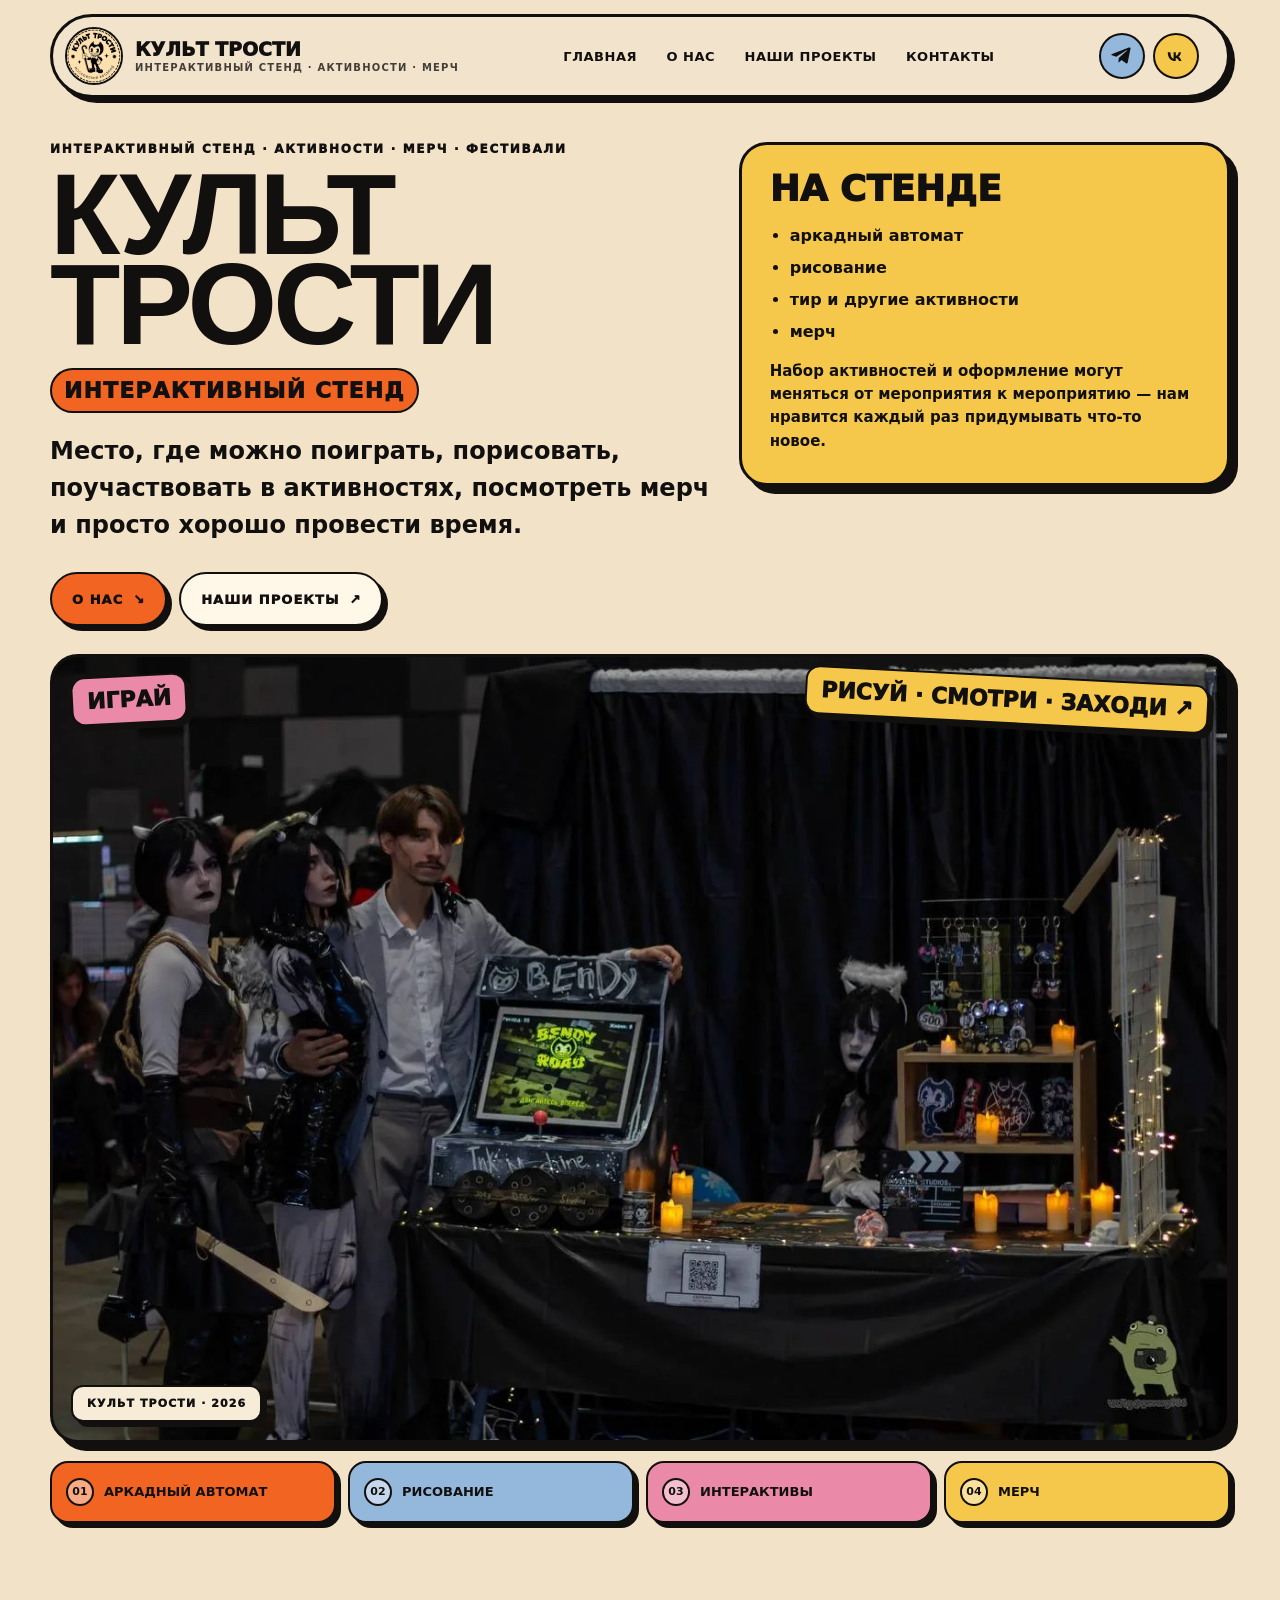
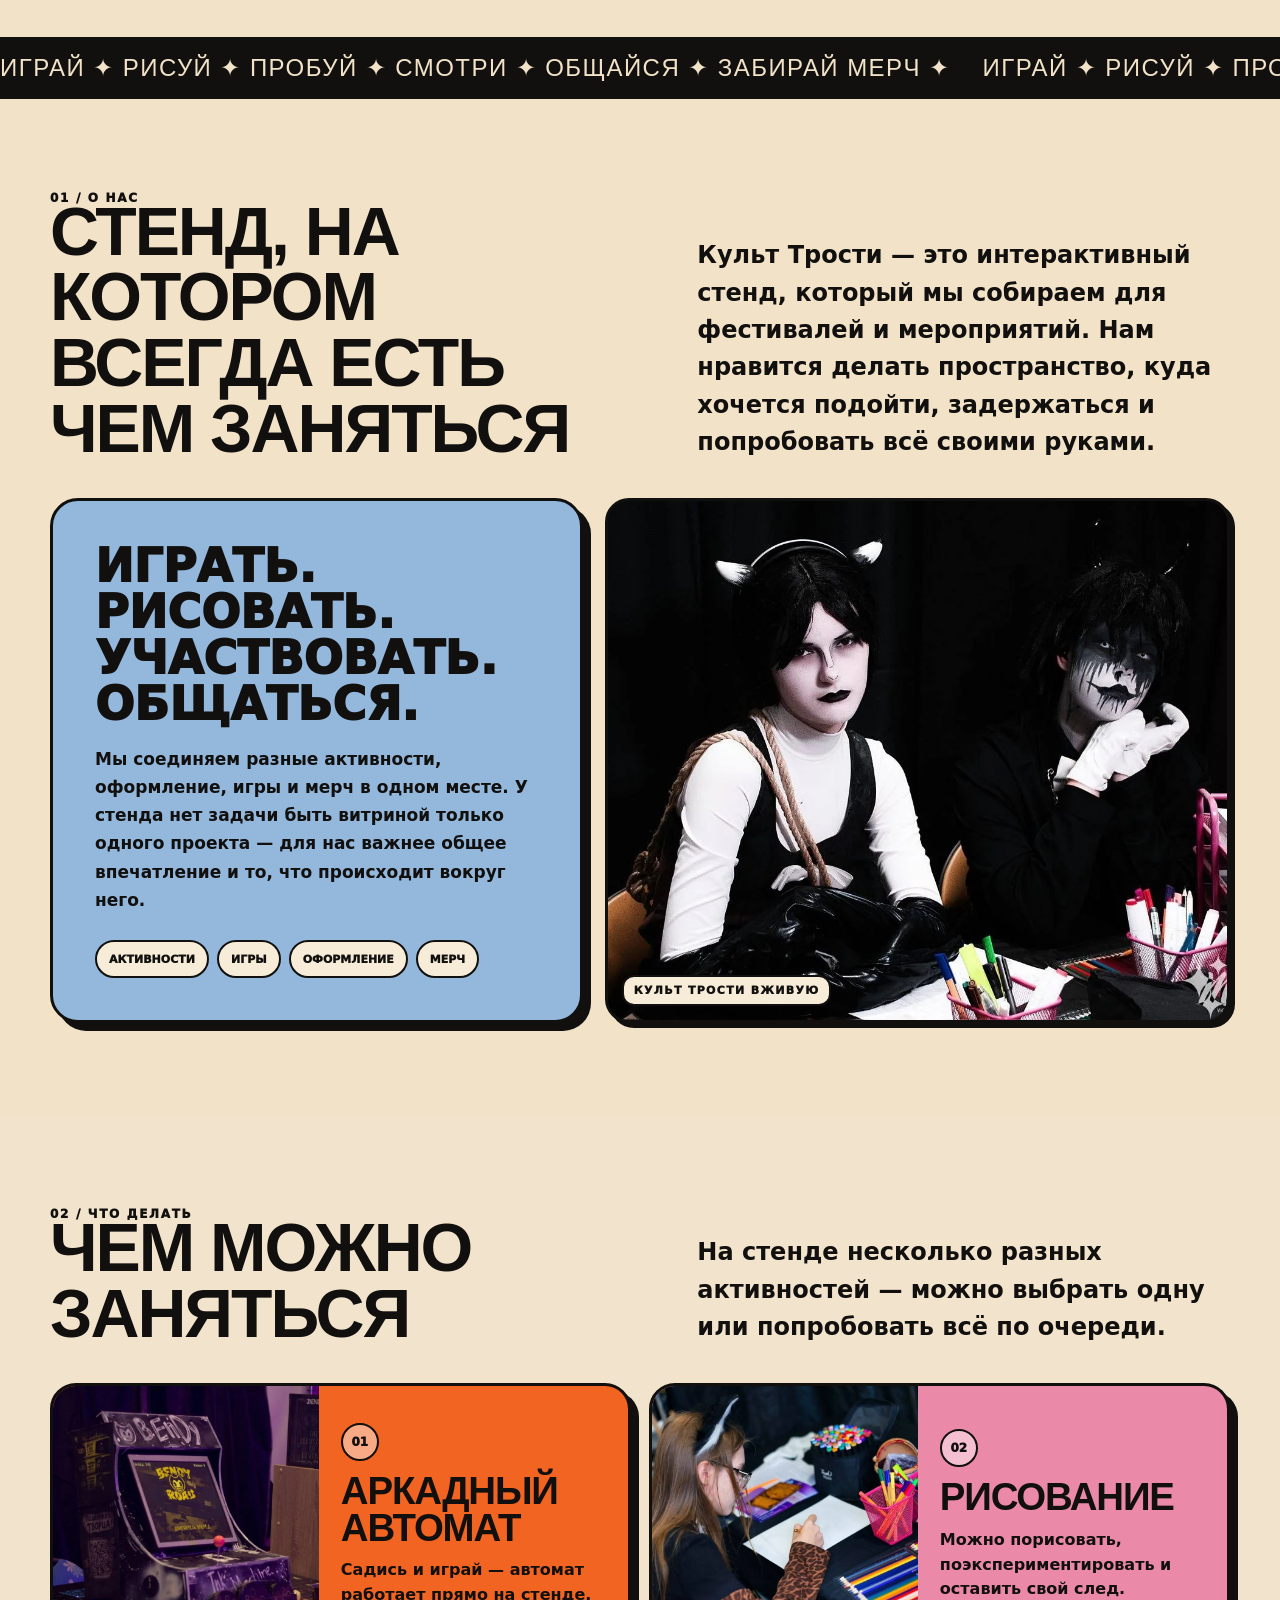
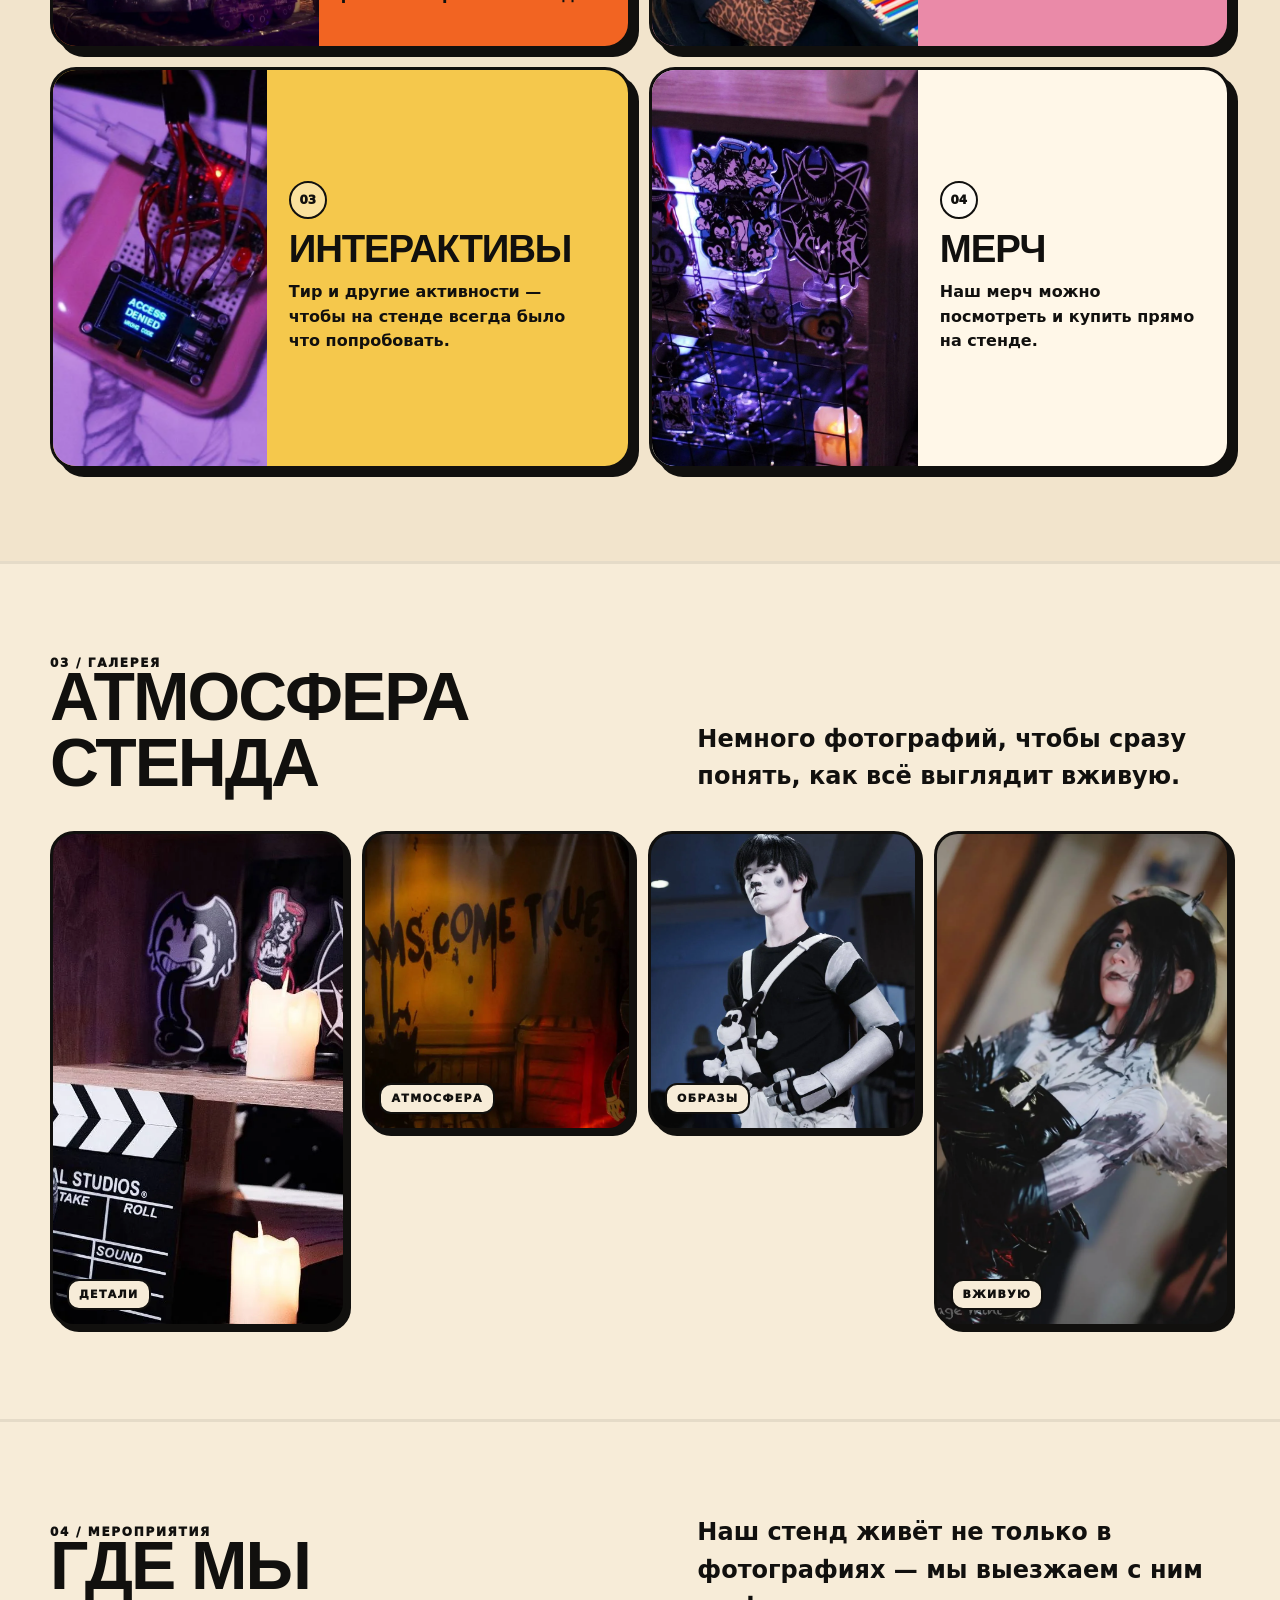
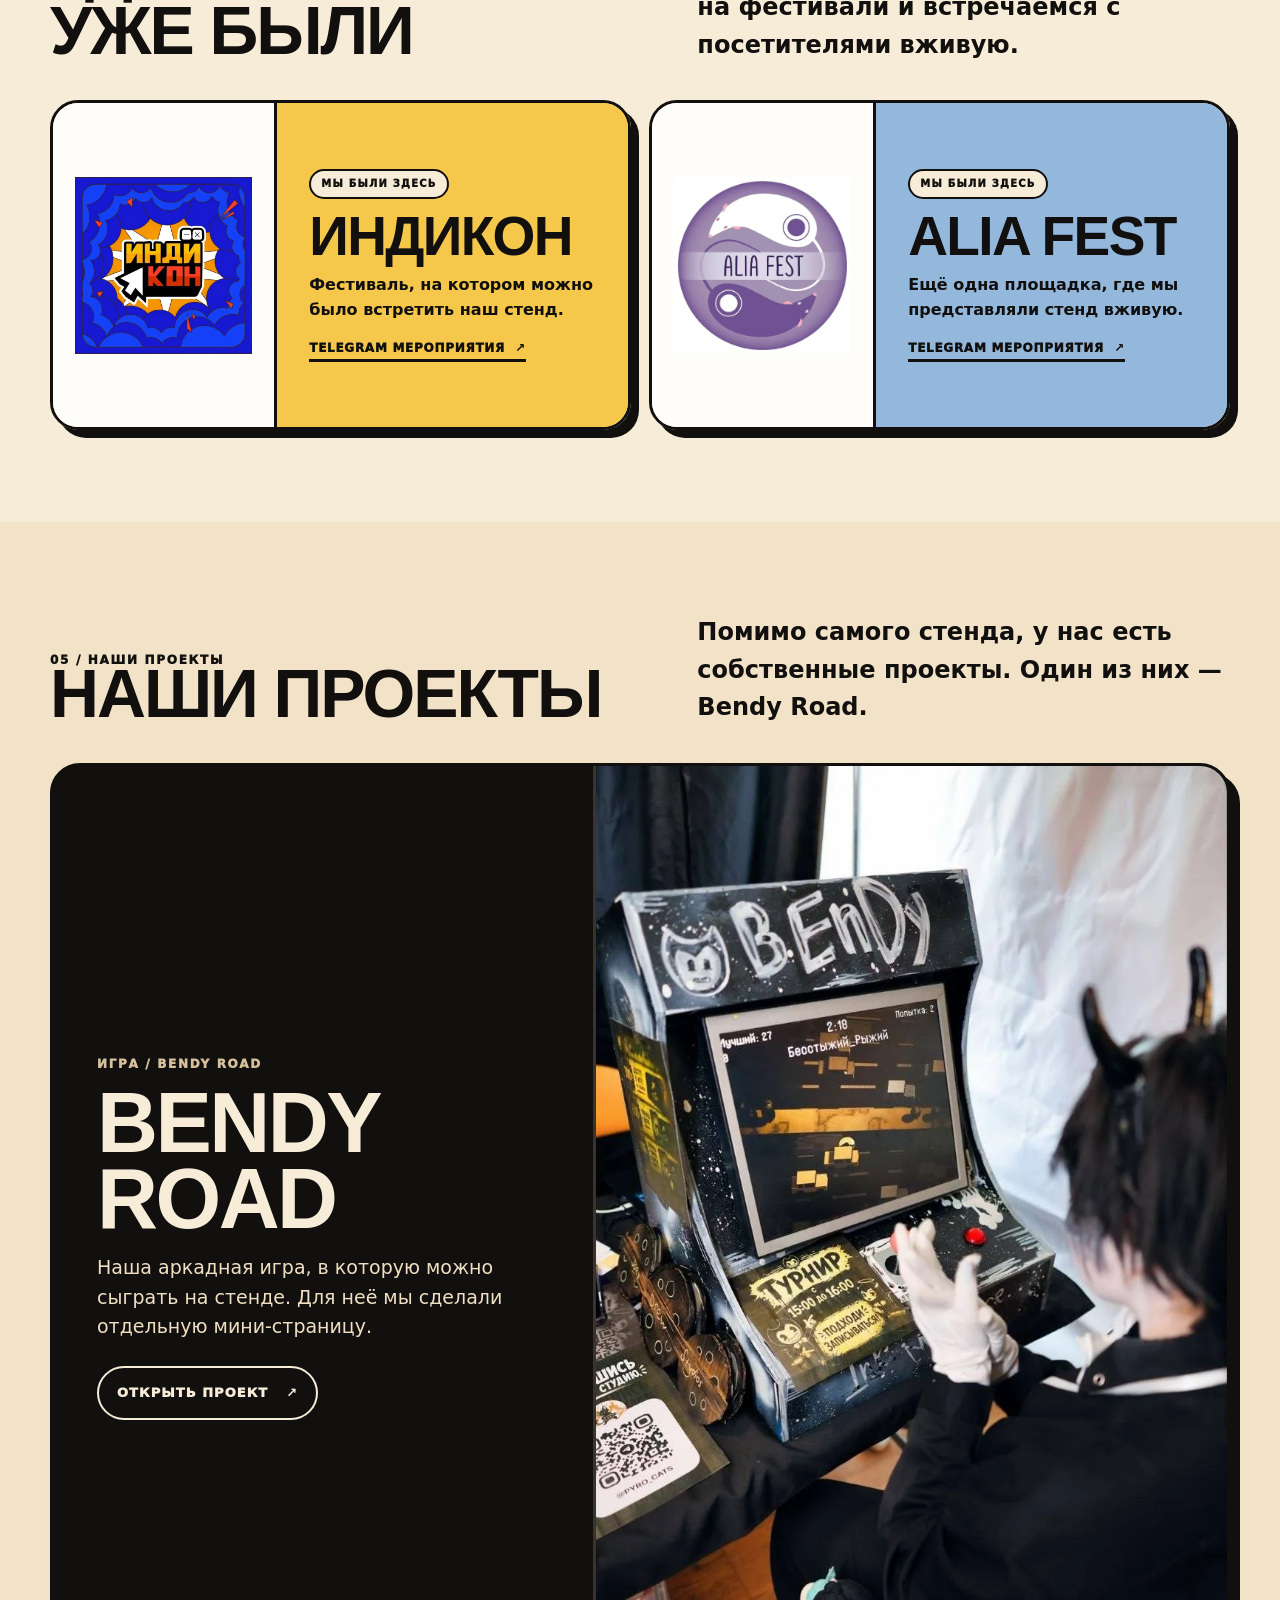
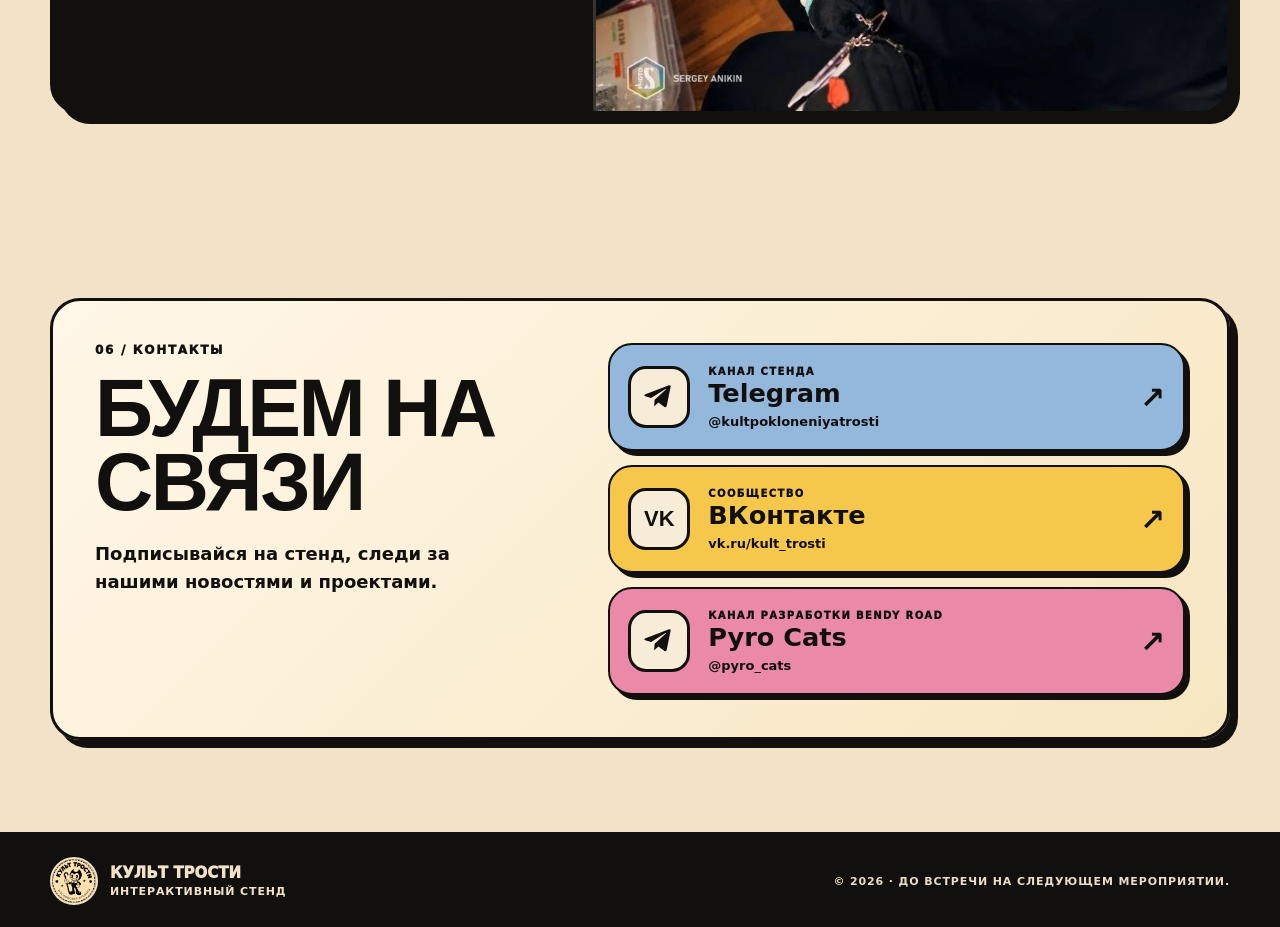
<file: index.html>
<!doctype html>
<html lang="ru">
<head>
  <meta charset="utf-8">
  <meta name="viewport" content="width=device-width, initial-scale=1, viewport-fit=cover">
  <meta name="theme-color" content="#f1e2c8">
  <meta name="description" content="Культ Трости — интерактивный фестивальный стенд с активностями, играми и мерчом.">
  <title>Культ Трости — интерактивный стенд</title>
  <link rel="icon" href="assets/favicon.svg" type="image/svg+xml">
  <link rel="stylesheet" href="css/styles.css">
  <script src="js/main.js" defer></script>
</head>
<body class="page page--light">
  <a class="skip-link" href="#main">Перейти к содержимому</a>

  <header class="site-header" data-header>
    <div class="site-header__inner shell">
      <a class="brand" href="#top" aria-label="Культ Трости — на главную">
        <img class="brand__logo" src="assets/images/logo-round.jpg" alt="" width="64" height="64" aria-hidden="true">
        <span class="brand__copy">
          <strong>КУЛЬТ ТРОСТИ</strong>
          <small>интерактивный стенд · активности · мерч</small>
        </span>
      </a>

      <nav class="site-nav" id="site-nav" aria-label="Основная навигация" data-nav>
        <a href="#top">Главная</a>
        <a href="#about">О нас</a>
        <a href="#projects">Наши проекты</a>
        <a href="#contacts">Контакты</a>
      </nav>

      <div class="header-links" aria-label="Быстрые ссылки">
        <a class="icon-link icon-link--telegram" href="https://t.me/kultpokloneniyatrosti" target="_blank" rel="noreferrer" aria-label="Telegram канала стенда">
          <svg viewBox="0 0 24 24" aria-hidden="true"><path d="M21.4 3.2 18.2 19c-.2 1.1-.9 1.4-1.8.9l-4.9-3.6-2.4 2.3c-.3.3-.5.5-1 .5l.4-5 9-8.1c.4-.4-.1-.6-.6-.2L5.7 12.8 1 11.3c-1-.3-1-1 .2-1.5L19.5 2.7c.9-.3 1.7.2 1.9.5Z"/></svg>
        </a>
        <a class="icon-link icon-link--vk" href="https://vk.ru/kult_trosti" target="_blank" rel="noreferrer" aria-label="Группа ВКонтакте">
          <svg viewBox="0 0 24 24" aria-hidden="true"><path d="M3 7.8c.1 6 3.1 9.6 8.4 9.6h.3v-3.1c1.7.2 3 1.4 3.5 3.1H18c-.7-2.6-2.3-4-3.3-4.6 1-.6 2.4-2.2 2.7-5H15c-.4 2.2-1.7 3.8-3.2 4V7.8H9.4v7c-1.5-.4-3.4-2.1-3.5-7H3Z"/></svg>
        </a>
      </div>

      <button class="nav-toggle" type="button" aria-expanded="false" aria-controls="site-nav" aria-label="Открыть меню" data-nav-toggle>
        <span></span><span></span><span></span>
      </button>
    </div>
  </header>

  <main id="main">
    <section class="hero section" id="top" aria-labelledby="hero-title">
      <div class="shell">
        <div class="hero__top reveal">
          <div class="hero__copy">
            <p class="eyebrow">ИНТЕРАКТИВНЫЙ СТЕНД · АКТИВНОСТИ · МЕРЧ · ФЕСТИВАЛИ</p>
            <h1 class="hero__title" id="hero-title"><span>КУЛЬТ</span><span>ТРОСТИ</span></h1>
            <p class="hero__descriptor">ИНТЕРАКТИВНЫЙ СТЕНД</p>
            <p class="hero__lead">Место, где можно поиграть, порисовать, поучаствовать в активностях, посмотреть мерч и просто хорошо провести время.</p>
            <div class="hero__actions">
              <a class="button button--primary" href="#about">О нас <span aria-hidden="true">↘</span></a>
              <a class="button button--secondary" href="#projects">Наши проекты <span aria-hidden="true">↗</span></a>
            </div>
          </div>

          <aside class="hero-note neo-card neo-card--yellow">
            <p class="hero-note__title">НА СТЕНДЕ</p>
            <ul class="bullet-list">
              <li>аркадный автомат</li>
              <li>рисование</li>
              <li>тир и другие активности</li>
              <li>мерч</li>
            </ul>
            <p class="hero-note__text">Набор активностей и оформление могут меняться от мероприятия к мероприятию — нам нравится каждый раз придумывать что-то новое.</p>
          </aside>
        </div>

        <div class="hero-media reveal" data-tilt-card>
          <img src="assets/images/hero-stand.webp" alt="Интерактивный стенд команды Культ Трости" width="1280" height="853" fetchpriority="high">
          <div class="hero-media__tag hero-media__tag--left">ИГРАЙ</div>
          <div class="hero-media__tag hero-media__tag--right">РИСУЙ · СМОТРИ · ЗАХОДИ ↗</div>
          <div class="hero-media__caption">КУЛЬТ ТРОСТИ · 2026</div>
        </div>

        <div class="hero-pills reveal" aria-label="Что есть на стенде">
          <a href="#activity-arcade"><b>01</b> АРКАДНЫЙ АВТОМАТ</a>
          <a href="#activity-drawing"><b>02</b> РИСОВАНИЕ</a>
          <a href="#activity-interactive"><b>03</b> ИНТЕРАКТИВЫ</a>
          <a href="#activity-merch"><b>04</b> МЕРЧ</a>
        </div>
      </div>
    </section>

    <div class="marquee" data-marquee data-marquee-speed="82" aria-hidden="true">
      <div class="marquee__track" data-marquee-track>
        <div class="marquee__group" data-marquee-group>
          <span>ИГРАЙ ✦ РИСУЙ ✦ ПРОБУЙ ✦ СМОТРИ ✦ ОБЩАЙСЯ ✦ ЗАБИРАЙ МЕРЧ ✦&nbsp;</span>
        </div>
      </div>
    </div>

    <section class="about section" id="about" aria-labelledby="about-title">
      <div class="shell">
        <div class="section-heading reveal">
          <div>
            <p class="eyebrow">01 / О НАС</p>
            <h2 id="about-title">СТЕНД, НА КОТОРОМ ВСЕГДА ЕСТЬ ЧЕМ ЗАНЯТЬСЯ</h2>
          </div>
          <p class="section-lead">Культ Трости — это интерактивный стенд, который мы собираем для фестивалей и мероприятий. Нам нравится делать пространство, куда хочется подойти, задержаться и попробовать всё своими руками.</p>
        </div>

        <div class="about-grid">
          <article class="about-copy neo-card neo-card--blue reveal">
            <p class="big-copy">ИГРАТЬ. РИСОВАТЬ. УЧАСТВОВАТЬ. ОБЩАТЬСЯ.</p>
            <p>Мы соединяем разные активности, оформление, игры и мерч в одном месте. У стенда нет задачи быть витриной только одного проекта — для нас важнее общее впечатление и то, что происходит вокруг него.</p>
            <nav class="micro-tags" aria-label="Быстрый переход по направлениям стенда">
              <a href="#activities">АКТИВНОСТИ</a>
              <a href="#projects">ИГРЫ</a>
              <a href="#gallery">ОФОРМЛЕНИЕ</a>
              <a href="#activity-merch">МЕРЧ</a>
            </nav>
          </article>

          <figure class="photo-card photo-card--wide reveal">
            <img src="assets/images/duo.webp" alt="Команда на стенде" width="1280" height="854" loading="lazy">
            <figcaption>КУЛЬТ ТРОСТИ ВЖИВУЮ</figcaption>
          </figure>
        </div>
      </div>
    </section>

    <section class="activities section" id="activities" aria-labelledby="activities-title">
      <div class="shell">
        <div class="section-heading section-heading--row reveal">
          <div>
            <p class="eyebrow">02 / ЧТО ДЕЛАТЬ</p>
            <h2 id="activities-title">ЧЕМ МОЖНО ЗАНЯТЬСЯ</h2>
          </div>
          <p class="section-lead">На стенде несколько разных активностей — можно выбрать одну или попробовать всё по очереди.</p>
        </div>

        <div class="activity-grid">
          <article class="activity-card activity-card--orange reveal" id="activity-arcade" data-tilt-card>
            <div class="activity-card__media"><img src="assets/images/bendy-machine.webp" alt="Аркадный автомат" loading="lazy"></div>
            <div class="activity-card__copy">
              <span class="activity-card__index">01</span>
              <h3>АРКАДНЫЙ АВТОМАТ</h3>
              <p>Садись и играй — автомат работает прямо на стенде.</p>
            </div>
          </article>

          <article class="activity-card activity-card--pink reveal" id="activity-drawing" data-tilt-card>
            <div class="activity-card__media"><img src="assets/images/draw.webp" alt="Рисование на стенде" loading="lazy"></div>
            <div class="activity-card__copy">
              <span class="activity-card__index">02</span>
              <h3>РИСОВАНИЕ</h3>
              <p>Можно порисовать, поэкспериментировать и оставить свой след.</p>
            </div>
          </article>

          <article class="activity-card activity-card--yellow reveal" id="activity-interactive" data-tilt-card>
            <div class="activity-card__media"><img src="assets/images/tech.webp" alt="Интерактивная активность на стенде" loading="lazy"></div>
            <div class="activity-card__copy">
              <span class="activity-card__index">03</span>
              <h3>ИНТЕРАКТИВЫ</h3>
              <p>Тир и другие активности — чтобы на стенде всегда было что попробовать.</p>
            </div>
          </article>

          <article class="activity-card activity-card--cream reveal" id="activity-merch" data-tilt-card>
            <div class="activity-card__media"><img src="assets/images/merch-wall.webp" alt="Мерч на стенде" loading="lazy"></div>
            <div class="activity-card__copy">
              <span class="activity-card__index">04</span>
              <h3>МЕРЧ</h3>
              <p>Наш мерч можно посмотреть и купить прямо на стенде.</p>
            </div>
          </article>
        </div>
      </div>
    </section>

    <section class="gallery section" id="gallery" aria-labelledby="gallery-title">
      <div class="shell">
        <div class="section-heading section-heading--row reveal">
          <div>
            <p class="eyebrow">03 / ГАЛЕРЕЯ</p>
            <h2 id="gallery-title">АТМОСФЕРА СТЕНДА</h2>
          </div>
          <p class="section-lead">Немного фотографий, чтобы сразу понять, как всё выглядит вживую.</p>
        </div>

        <div class="photo-collage" aria-label="Фотографии стенда">
          <figure class="photo-card photo-card--tall reveal"><img src="assets/images/craft.webp" alt="Оформление стенда" loading="lazy"><figcaption>ДЕТАЛИ</figcaption></figure>
          <figure class="photo-card reveal"><img src="assets/images/dreams.webp" alt="Декор стенда" loading="lazy"><figcaption>АТМОСФЕРА</figcaption></figure>
          <figure class="photo-card reveal"><img src="assets/images/portrait-1.webp" alt="Участник стенда" loading="lazy"><figcaption>ОБРАЗЫ</figcaption></figure>
          <figure class="photo-card photo-card--tall reveal"><img src="assets/images/portrait-2.webp" alt="Участник стенда" loading="lazy"><figcaption>ВЖИВУЮ</figcaption></figure>
        </div>
      </div>
    </section>


    <section class="events section" id="events" aria-labelledby="events-title">
      <div class="shell">
        <div class="section-heading section-heading--row reveal">
          <div>
            <p class="eyebrow">04 / МЕРОПРИЯТИЯ</p>
            <h2 id="events-title">ГДЕ МЫ УЖЕ БЫЛИ</h2>
          </div>
          <p class="section-lead">Наш стенд живёт не только в фотографиях — мы выезжаем с ним на фестивали и встречаемся с посетителями вживую.</p>
        </div>

        <div class="events-grid">
          <a class="event-card event-card--indiecon reveal" href="https://t.me/indiecon_msk" target="_blank" rel="noreferrer" aria-label="Открыть Telegram мероприятия ИндиКон">
            <div class="event-card__logo">
              <img src="assets/images/event-indiecon.webp" alt="Логотип ИндиКон" loading="lazy">
            </div>
            <div class="event-card__copy">
              <span class="event-card__status">МЫ БЫЛИ ЗДЕСЬ</span>
              <h3>ИНДИКОН</h3>
              <p>Фестиваль, на котором можно было встретить наш стенд.</p>
              <span class="event-card__link">Telegram мероприятия <b aria-hidden="true">↗</b></span>
            </div>
          </a>

          <a class="event-card event-card--alia reveal" href="https://t.me/aliafest" target="_blank" rel="noreferrer" aria-label="Открыть Telegram мероприятия Alia Fest">
            <div class="event-card__logo">
              <img src="assets/images/event-aliafest.webp" alt="Логотип Alia Fest" loading="lazy">
            </div>
            <div class="event-card__copy">
              <span class="event-card__status">МЫ БЫЛИ ЗДЕСЬ</span>
              <h3>ALIA FEST</h3>
              <p>Ещё одна площадка, где мы представляли стенд вживую.</p>
              <span class="event-card__link">Telegram мероприятия <b aria-hidden="true">↗</b></span>
            </div>
          </a>
        </div>
      </div>
    </section>

    <section class="projects section" id="projects" aria-labelledby="projects-title">
      <div class="shell">
        <div class="section-heading section-heading--row reveal">
          <div>
            <p class="eyebrow">05 / НАШИ ПРОЕКТЫ</p>
            <h2 id="projects-title">НАШИ ПРОЕКТЫ</h2>
          </div>
          <p class="section-lead">Помимо самого стенда, у нас есть собственные проекты. Один из них — Bendy Road.</p>
        </div>

        <a class="project-card reveal" href="bendy-road.html" aria-label="Открыть страницу проекта Bendy Road">
          <div class="project-card__copy">
            <p class="eyebrow">ИГРА / BENDY ROAD</p>
            <h3>BENDY ROAD</h3>
            <p>Наша аркадная игра, в которую можно сыграть на стенде. Для неё мы сделали отдельную мини-страницу.</p>
            <span class="project-card__button">ОТКРЫТЬ ПРОЕКТ <b aria-hidden="true">↗</b></span>
          </div>
          <div class="project-card__media">
            <img src="assets/images/bendy-play.webp" alt="Посетитель играет в Bendy Road" loading="lazy">
          </div>
        </a>
      </div>
    </section>

    <section class="contacts section" id="contacts" aria-labelledby="contacts-title">
      <div class="shell">
        <div class="contacts-panel reveal">
          <div class="contacts-panel__headline">
            <p class="eyebrow">06 / КОНТАКТЫ</p>
            <h2 id="contacts-title">БУДЕМ НА СВЯЗИ</h2>
            <p>Подписывайся на стенд, следи за нашими новостями и проектами.</p>
          </div>

          <div class="social-list">
            <a class="social-card social-card--telegram" href="https://t.me/kultpokloneniyatrosti" target="_blank" rel="noreferrer">
              <span class="social-card__icon" aria-hidden="true"><svg viewBox="0 0 24 24"><path d="M21.4 3.2 18.2 19c-.2 1.1-.9 1.4-1.8.9l-4.9-3.6-2.4 2.3c-.3.3-.5.5-1 .5l.4-5 9-8.1c.4-.4-.1-.6-.6-.2L5.7 12.8 1 11.3c-1-.3-1-1 .2-1.5L19.5 2.7c.9-.3 1.7.2 1.9.5Z"/></svg></span>
              <span><small>КАНАЛ СТЕНДА</small><strong>Telegram</strong><em>@kultpokloneniyatrosti</em></span>
              <b aria-hidden="true">↗</b>
            </a>

            <a class="social-card social-card--vk" href="https://vk.ru/kult_trosti" target="_blank" rel="noreferrer">
              <span class="social-card__icon social-card__icon--vk" aria-hidden="true">VK</span>
              <span><small>СООБЩЕСТВО</small><strong>ВКонтакте</strong><em>vk.ru/kult_trosti</em></span>
              <b aria-hidden="true">↗</b>
            </a>

            <a class="social-card social-card--dev" href="https://t.me/pyro_cats" target="_blank" rel="noreferrer">
              <span class="social-card__icon" aria-hidden="true"><svg viewBox="0 0 24 24"><path d="M21.4 3.2 18.2 19c-.2 1.1-.9 1.4-1.8.9l-4.9-3.6-2.4 2.3c-.3.3-.5.5-1 .5l.4-5 9-8.1c.4-.4-.1-.6-.6-.2L5.7 12.8 1 11.3c-1-.3-1-1 .2-1.5L19.5 2.7c.9-.3 1.7.2 1.9.5Z"/></svg></span>
              <span><small>КАНАЛ РАЗРАБОТКИ BENDY ROAD</small><strong>Pyro Cats</strong><em>@pyro_cats</em></span>
              <b aria-hidden="true">↗</b>
            </a>
          </div>
        </div>
      </div>
    </section>
  </main>

  <footer class="site-footer">
    <div class="shell site-footer__inner">
      <div class="footer-brand">
        <img src="assets/images/logo-round.jpg" alt="" width="48" height="48" aria-hidden="true">
        <span><strong>КУЛЬТ ТРОСТИ</strong><small>интерактивный стенд</small></span>
      </div>
      <p>© 2026 · До встречи на следующем мероприятии.</p>
    </div>
  </footer>
</body>
</html>
</file>
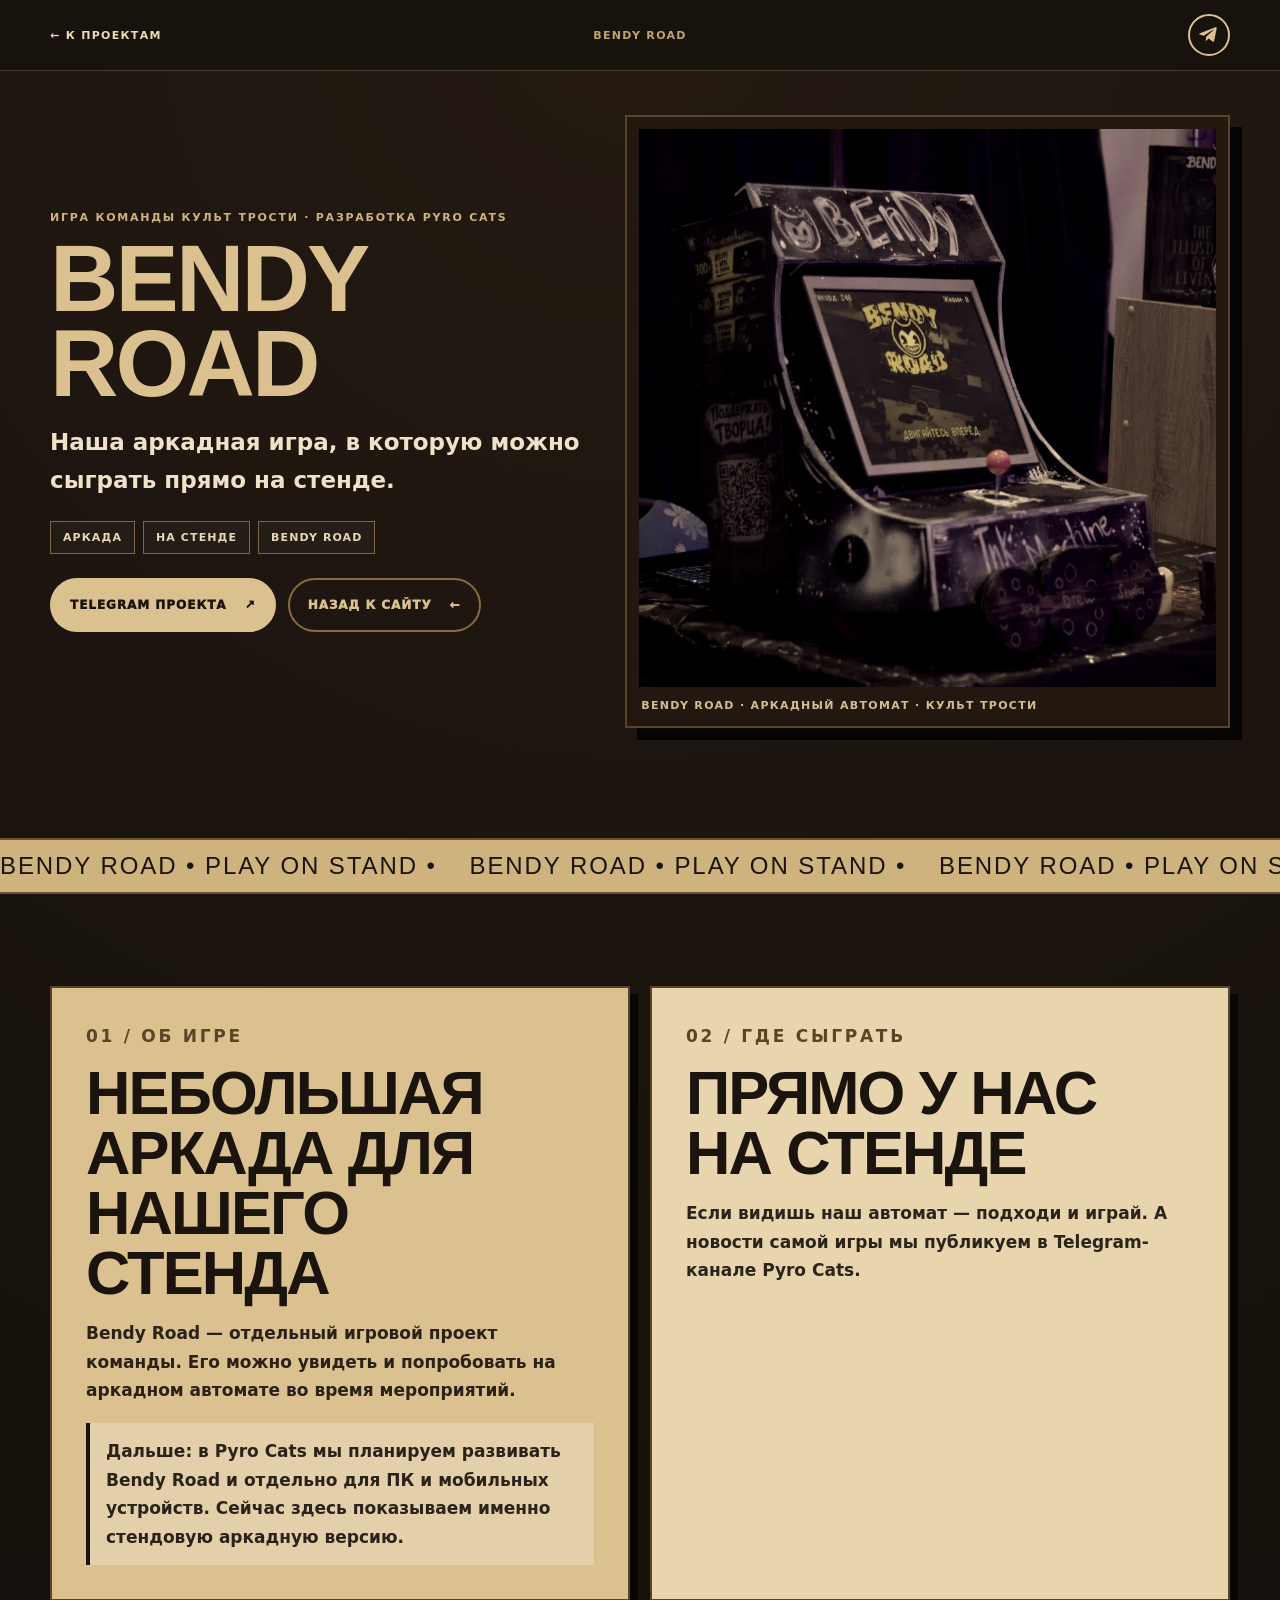
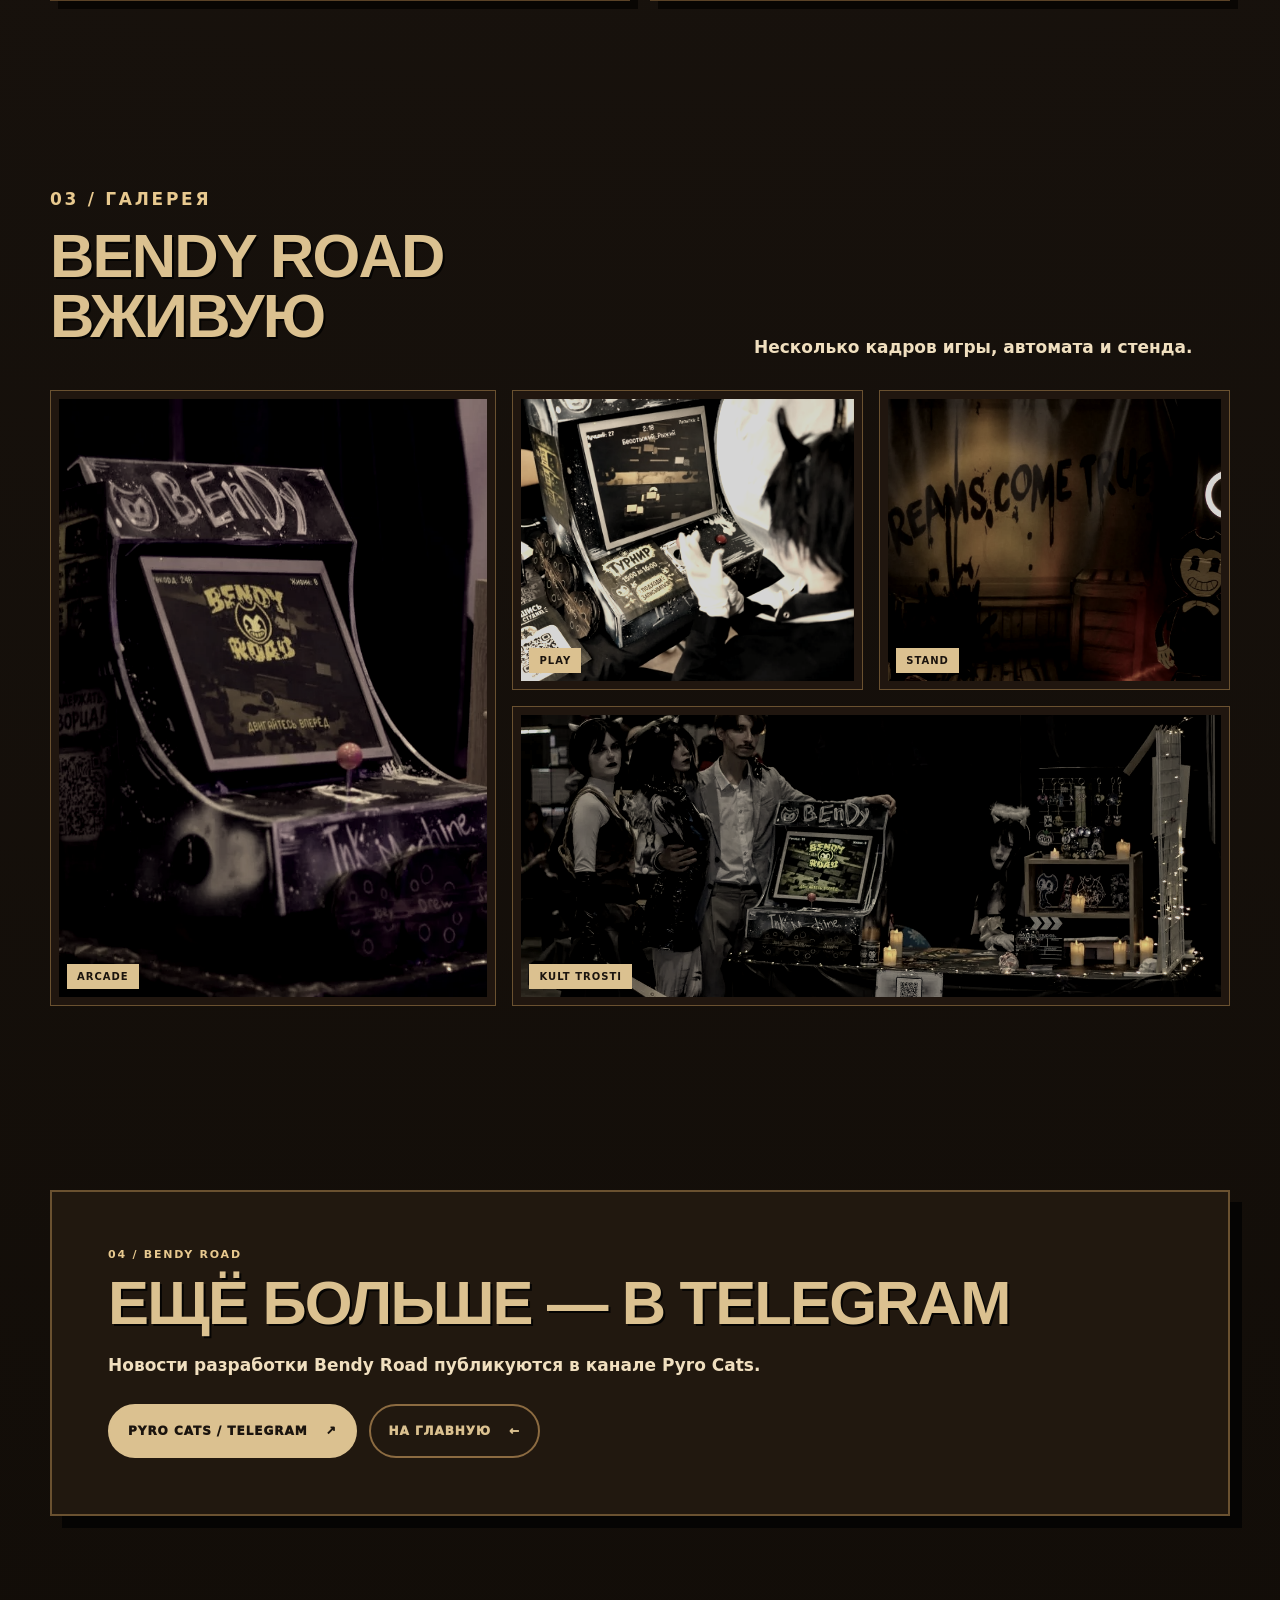
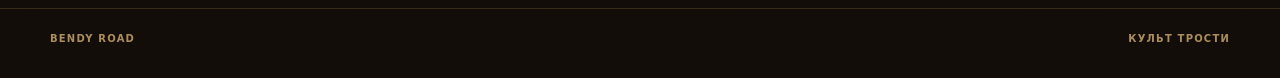
<file: bendy-road.html>
<!doctype html>
<html lang="ru">
<head>
  <meta charset="utf-8">
  <meta name="viewport" content="width=device-width, initial-scale=1, viewport-fit=cover">
  <meta name="theme-color" content="#18120d">
  <meta name="description" content="Bendy Road — аркадная игра команды Культ Трости.">
  <title>Bendy Road — Культ Трости</title>
  <link rel="icon" href="assets/favicon.svg" type="image/svg+xml">
  <link rel="stylesheet" href="css/styles.css">
  <script src="js/main.js" defer></script>
</head>
<body class="page page--bendy">
  <a class="skip-link" href="#main">Перейти к содержимому</a>

  <header class="project-header">
    <div class="shell project-header__inner">
      <a class="project-back" href="index.html#projects">← К ПРОЕКТАМ</a>
      <span class="project-header__label">BENDY ROAD</span>
      <a class="project-header__social" href="https://t.me/pyro_cats" target="_blank" rel="noreferrer" aria-label="Telegram Bendy Road">
        <svg viewBox="0 0 24 24" aria-hidden="true"><path d="M21.4 3.2 18.2 19c-.2 1.1-.9 1.4-1.8.9l-4.9-3.6-2.4 2.3c-.3.3-.5.5-1 .5l.4-5 9-8.1c.4-.4-.1-.6-.6-.2L5.7 12.8 1 11.3c-1-.3-1-1 .2-1.5L19.5 2.7c.9-.3 1.7.2 1.9.5Z"/></svg>
      </a>
    </div>
  </header>

  <main id="main">
    <section class="bendy-hero section">
      <div class="shell bendy-hero__inner">
        <div class="bendy-hero__copy reveal">
          <p class="bendy-kicker">ИГРА КОМАНДЫ КУЛЬТ ТРОСТИ · РАЗРАБОТКА PYRO CATS</p>
          <h1>BENDY ROAD</h1>
          <p class="bendy-hero__lead">Наша аркадная игра, в которую можно сыграть прямо на стенде.</p>
          <div class="bendy-meta">
            <span>АРКАДА</span>
            <span>НА СТЕНДЕ</span>
            <span>BENDY ROAD</span>
          </div>
          <div class="bendy-hero__actions">
            <a class="bendy-button bendy-button--solid" href="https://t.me/pyro_cats" target="_blank" rel="noreferrer">Telegram проекта <span>↗</span></a>
            <a class="bendy-button bendy-button--outline" href="index.html#projects">Назад к сайту <span>←</span></a>
          </div>
        </div>

        <figure class="bendy-hero__media reveal" data-tilt-card>
          <img src="assets/images/bendy-machine.webp" alt="Аркадный автомат с Bendy Road" width="1280" height="853">
          <figcaption>BENDY ROAD · АРКАДНЫЙ АВТОМАТ · КУЛЬТ ТРОСТИ</figcaption>
        </figure>
      </div>
    </section>

    <div class="bendy-ticker" data-marquee data-marquee-speed="78" aria-hidden="true">
      <div class="bendy-ticker__track" data-marquee-track>
        <div class="bendy-ticker__group" data-marquee-group>
          <span>BENDY ROAD • PLAY ON STAND •&nbsp;</span>
        </div>
      </div>
    </div>

    <section class="bendy-overview section">
      <div class="shell bendy-grid-2">
        <article class="bendy-panel reveal">
          <p class="bendy-section-no">01 / ОБ ИГРЕ</p>
          <h2>НЕБОЛЬШАЯ АРКАДА ДЛЯ НАШЕГО СТЕНДА</h2>
          <p>Bendy Road — отдельный игровой проект команды. Его можно увидеть и попробовать на аркадном автомате во время мероприятий.</p>
          <p class="bendy-future-note"><strong>Дальше:</strong> в Pyro Cats мы планируем развивать Bendy Road и отдельно для ПК и мобильных устройств. Сейчас здесь показываем именно стендовую аркадную версию.</p>
        </article>

        <article class="bendy-panel bendy-panel--accent reveal">
          <p class="bendy-section-no">02 / ГДЕ СЫГРАТЬ</p>
          <h2>ПРЯМО У НАС НА СТЕНДЕ</h2>
          <p>Если видишь наш автомат — подходи и играй. А новости самой игры мы публикуем в Telegram-канале Pyro Cats.</p>
        </article>
      </div>
    </section>

    <section class="bendy-gallery section" aria-labelledby="gallery-title">
      <div class="shell">
        <div class="bendy-heading reveal">
          <div>
            <p class="bendy-section-no">03 / ГАЛЕРЕЯ</p>
            <h2 id="gallery-title">BENDY ROAD ВЖИВУЮ</h2>
          </div>
          <p>Несколько кадров игры, автомата и стенда.</p>
        </div>

        <div class="bendy-gallery__grid">
          <figure class="ink-frame ink-frame--large reveal"><img src="assets/images/bendy-machine.webp" alt="Игровой автомат Bendy Road" loading="lazy"><figcaption>ARCADE</figcaption></figure>
          <figure class="ink-frame reveal"><img src="assets/images/bendy-play.webp" alt="Посетитель играет в Bendy Road" loading="lazy"><figcaption>PLAY</figcaption></figure>
          <figure class="ink-frame reveal"><img src="assets/images/dreams.webp" alt="Оформление стенда" loading="lazy"><figcaption>STAND</figcaption></figure>
          <figure class="ink-frame reveal"><img src="assets/images/hero-stand.webp" alt="Стенд команды Культ Трости" loading="lazy"><figcaption>KULT TROSTI</figcaption></figure>
        </div>
      </div>
    </section>

    <section class="bendy-cta section">
      <div class="shell bendy-cta__inner reveal">
        <p class="bendy-section-no">04 / BENDY ROAD</p>
        <h2>ЕЩЁ БОЛЬШЕ — В TELEGRAM</h2>
        <p class="bendy-cta__lead">Новости разработки Bendy Road публикуются в канале Pyro Cats.</p>
        <div class="bendy-cta__actions">
          <a class="bendy-button bendy-button--solid" href="https://t.me/pyro_cats" target="_blank" rel="noreferrer">PYRO CATS / TELEGRAM <span>↗</span></a>
          <a class="bendy-button bendy-button--outline" href="index.html">НА ГЛАВНУЮ <span>←</span></a>
        </div>
      </div>
    </section>
  </main>

  <footer class="bendy-footer">
    <div class="shell">
      <span>BENDY ROAD</span>
      <span>КУЛЬТ ТРОСТИ</span>
    </div>
  </footer>
</body>
</html>
</file>
<file: css/styles.css>
:root {
  --paper: #f1e2c8;
  --paper-2: #f7ecd8;
  --ink: #11100e;
  --ink-soft: #25211c;
  --orange: #f26422;
  --yellow: #f5c84c;
  --pink: #ea8aa8;
  --teal: #67beb6;
  --blue: #94b7dc;
  --cream: #fff7e8;
  --white: #fffdf9;
  --radius: 28px;
  --radius-sm: 18px;
  --border: 3px solid var(--ink);
  --border-soft: 2px solid var(--ink);
  --shadow: 8px 8px 0 var(--ink);
  --shadow-sm: 5px 5px 0 var(--ink);
  --shell: min(1180px, calc(100vw - 40px));
  --ease: cubic-bezier(.2,.75,.25,1);
}

* { box-sizing: border-box; }
html { scroll-behavior: smooth; scroll-padding-top: 102px; }
body {
  margin: 0;
  min-width: 320px;
  overflow-x: hidden;
  color: var(--ink);
  background: var(--paper);
  font-family: Inter, ui-sans-serif, system-ui, -apple-system, BlinkMacSystemFont, "Segoe UI", sans-serif;
  text-rendering: optimizeLegibility;
}
body::before {
  content: "";
  position: fixed;
  inset: 0;
  z-index: 9998;
  pointer-events: none;
  opacity: .16;
  background-image: radial-gradient(rgba(17, 16, 14, .18) .6px, transparent .6px);
  background-size: 4px 4px;
  mix-blend-mode: multiply;
}
img { display: block; max-width: 100%; }
a { color: inherit; text-decoration: none; }
button, a { -webkit-tap-highlight-color: transparent; }
button { font: inherit; }
p { margin: 0; }
::selection { color: var(--ink); background: var(--pink); }
.shell { width: var(--shell); margin-inline: auto; }
.section { padding: 92px 0; }
.skip-link {
  position: fixed;
  left: 16px;
  top: 16px;
  z-index: 10000;
  transform: translateY(-180%);
  padding: 10px 14px;
  background: var(--ink);
  color: var(--white);
  border-radius: 12px;
  transition: transform .2s;
}
.skip-link:focus { transform: translateY(0); }

h1, h2, h3, .hero__title, .section-heading h2, .project-card__copy h3, .contacts-panel__headline h2,
.bendy-hero h1, .bendy-panel h2, .bendy-heading h2, .bendy-cta h2 {
  font-family: Impact, Haettenschweiler, "Arial Narrow Bold", sans-serif;
  letter-spacing: -.03em;
}

.site-header {
  position: sticky;
  top: 0;
  z-index: 100;
  padding: 14px 0 0;
}
.site-header__inner {
  display: grid;
  grid-template-columns: auto 1fr auto auto;
  align-items: center;
  gap: 16px;
  min-height: 78px;
  padding: 10px 12px;
  border: var(--border);
  border-radius: 999px;
  background: color-mix(in srgb, var(--paper) 93%, white 7%);
  box-shadow: var(--shadow-sm);
}
.brand {
  display: inline-flex;
  align-items: center;
  gap: 12px;
  min-width: 0;
}
.brand__logo {
  width: 58px;
  height: 58px;
  flex: 0 0 auto;
  border: 2px solid var(--ink);
  border-radius: 50%;
  object-fit: cover;
  background: var(--cream);
}
.brand__copy {
  display: grid;
  gap: 3px;
  min-width: 0;
}
.brand__copy strong {
  font-size: 19px;
  line-height: 1;
  font-weight: 950;
  white-space: nowrap;
}
.brand__copy small {
  font-size: 10px;
  font-weight: 900;
  letter-spacing: .12em;
  text-transform: uppercase;
  color: rgba(17, 16, 14, .78);
  white-space: nowrap;
}
.site-nav {
  display: flex;
  align-items: center;
  justify-self: center;
  gap: clamp(12px, 2.3vw, 30px);
}
.site-nav a {
  position: relative;
  font-size: 13px;
  font-weight: 900;
  letter-spacing: .04em;
  text-transform: uppercase;
}
.site-nav a::after {
  content: "";
  position: absolute;
  left: 0;
  right: 100%;
  bottom: -5px;
  height: 3px;
  background: var(--orange);
  transition: right .25s var(--ease);
}
.site-nav a:hover::after,
.site-nav a:focus-visible::after { right: 0; }
.header-links {
  display: flex;
  align-items: center;
  gap: 8px;
}
.icon-link, .nav-toggle {
  display: grid;
  place-items: center;
  width: 46px;
  height: 46px;
  border: 2px solid var(--ink);
  border-radius: 50%;
  background: var(--cream);
  transition: transform .2s var(--ease), background .2s;
}
.icon-link svg { width: 22px; fill: var(--ink); }
.icon-link--telegram { background: var(--blue); }
.icon-link--vk { background: var(--yellow); }
.icon-link:hover { transform: translateY(-2px) rotate(-4deg); }
.nav-toggle {
  display: none;
  padding: 10px;
  background: var(--orange);
  cursor: pointer;
}
.nav-toggle span {
  display: block;
  width: 100%;
  height: 2px;
  margin: 4px 0;
  background: var(--ink);
  transition: transform .2s, opacity .2s;
}

.eyebrow {
  margin: 0 0 14px;
  font-size: 12px;
  font-weight: 950;
  letter-spacing: .14em;
  text-transform: uppercase;
}
.hero { padding-top: 44px; }
.hero__top {
  display: grid;
  grid-template-columns: minmax(0, 1.15fr) minmax(290px, .85fr);
  gap: 24px;
  align-items: start;
}
.hero__copy { max-width: 760px; }
.hero__title {
  margin: 0;
  font-size: clamp(56px, 8vw, 118px);
  line-height: .92;
  text-transform: uppercase;
  text-wrap: balance;
}
.hero__lead {
  max-width: 720px;
  margin-top: 20px;
  font-size: clamp(18px, 2vw, 24px);
  line-height: 1.55;
  font-weight: 650;
}
.hero__actions {
  display: flex;
  flex-wrap: wrap;
  gap: 12px;
  margin-top: 28px;
}
.button {
  display: inline-flex;
  align-items: center;
  gap: 10px;
  min-height: 54px;
  padding: 0 20px;
  border: var(--border-soft);
  border-radius: 999px;
  font-size: 13px;
  font-weight: 950;
  letter-spacing: .08em;
  text-transform: uppercase;
  box-shadow: var(--shadow-sm);
  transition: transform .2s var(--ease), box-shadow .2s var(--ease), background .2s;
}
.button:hover { transform: translate(-2px, -2px); box-shadow: 7px 7px 0 var(--ink); }
.button--primary { background: var(--orange); }
.button--secondary { background: var(--cream); }
.neo-card {
  position: relative;
  border: var(--border);
  border-radius: var(--radius);
  box-shadow: var(--shadow);
}
.neo-card--yellow { background: var(--yellow); }
.neo-card--blue { background: var(--blue); }
.hero-note { padding: 28px 28px 30px; }
.hero-note__title {
  margin: 0 0 18px;
  font-size: clamp(28px, 2.8vw, 40px);
  line-height: .92;
  font-weight: 950;
}
.bullet-list {
  margin: 0;
  padding-left: 20px;
  display: grid;
  gap: 8px;
  font-size: 16px;
  line-height: 1.5;
  font-weight: 750;
}
.hero-note__text {
  margin-top: 16px;
  font-size: 15px;
  line-height: 1.55;
  font-weight: 650;
}
.hero-media {
  position: relative;
  margin-top: 28px;
  overflow: hidden;
  min-height: 520px;
  border: var(--border);
  border-radius: var(--radius);
  box-shadow: var(--shadow);
  background: var(--ink);
}
.hero-media img {
  width: 100%;
  height: 100%;
  min-height: 520px;
  object-fit: cover;
  transition: transform .7s var(--ease), filter .35s;
}
.hero-media:hover img { transform: scale(1.03); filter: saturate(1.03) contrast(1.02); }
.hero-media__tag,
.hero-media__caption {
  position: absolute;
  z-index: 2;
  padding: 10px 14px;
  border: 2px solid var(--ink);
  background: var(--paper-2);
  font-weight: 950;
  box-shadow: var(--shadow-sm);
}
.hero-media__tag {
  top: 18px;
  border-radius: 14px;
  font-size: clamp(13px, 1.8vw, 22px);
}
.hero-media__tag--left { left: 18px; background: var(--pink); transform: rotate(-3deg); }
.hero-media__tag--right { right: 18px; background: var(--yellow); transform: rotate(3deg); }
.hero-media__caption {
  left: 18px;
  bottom: 18px;
  border-radius: 12px;
  font-size: 11px;
  letter-spacing: .1em;
}
.hero-pills {
  display: grid;
  grid-template-columns: repeat(4, 1fr);
  gap: 12px;
  margin-top: 18px;
}
.hero-pills span {
  display: flex;
  align-items: center;
  gap: 10px;
  min-height: 62px;
  padding: 10px 14px;
  border: 2px solid var(--ink);
  border-radius: 18px;
  font-size: 13px;
  font-weight: 900;
  box-shadow: var(--shadow-sm);
}
.hero-pills span:nth-child(1) { background: var(--orange); }
.hero-pills span:nth-child(2) { background: var(--blue); }
.hero-pills span:nth-child(3) { background: var(--pink); }
.hero-pills span:nth-child(4) { background: var(--yellow); }
.hero-pills b {
  display: inline-grid;
  place-items: center;
  width: 28px;
  height: 28px;
  border: 2px solid var(--ink);
  border-radius: 50%;
  background: rgba(255,255,255,.45);
  font-size: 11px;
}

.marquee {
  position: relative;
  width: 100%;
  overflow: hidden;
  margin-top: 22px;
  border-block: 3px solid var(--ink);
  background: var(--ink);
  color: var(--paper);
}
.marquee__track {
  display: flex;
  width: max-content;
  will-change: transform;
  animation: marqueeMain 24s linear infinite;
}
.marquee__track span {
  display: block;
  flex: 0 0 auto;
  padding: 14px 1.5rem 14px 0;
  font-family: Impact, Haettenschweiler, sans-serif;
  font-size: 24px;
  letter-spacing: .06em;
  white-space: nowrap;
}
.marquee:hover .marquee__track {
  animation-play-state: paused;
}
@keyframes marqueeMain {
  from { transform: translate3d(0, 0, 0); }
  to { transform: translate3d(-50%, 0, 0); }
}

.section-heading {
  display: grid;
  grid-template-columns: 1fr minmax(320px, .86fr);
  gap: 28px;
  align-items: end;
  margin-bottom: 36px;
}
.section-heading h2 {
  margin: 0;
  font-size: clamp(48px, 5.9vw, 86px);
  line-height: .95;
  text-transform: uppercase;
  text-wrap: balance;
}
.section-heading .eyebrow { grid-column: 1 / -1; margin-bottom: -6px; }
.section-heading--row .eyebrow { grid-column: auto; }
.section-lead {
  max-width: 560px;
  margin: 0;
  font-size: clamp(18px, 1.95vw, 24px);
  line-height: 1.56;
  font-weight: 650;
}
.about-grid {
  display: grid;
  grid-template-columns: .92fr 1.08fr;
  gap: 22px;
  align-items: stretch;
}
.about-copy { padding: clamp(24px, 4vw, 42px); }
.big-copy {
  margin: 0 0 18px;
  font-size: clamp(28px, 4vw, 46px);
  line-height: 1;
  font-weight: 950;
}
.about-copy > p:not(.big-copy) {
  font-size: 17px;
  line-height: 1.66;
  font-weight: 650;
}
.micro-tags {
  display: flex;
  flex-wrap: wrap;
  gap: 8px;
  margin-top: 26px;
}
.micro-tags span {
  padding: 8px 12px;
  border: 2px solid var(--ink);
  border-radius: 999px;
  background: var(--paper-2);
  font-size: 11px;
  font-weight: 950;
}
.photo-card {
  position: relative;
  margin: 0;
  overflow: hidden;
  min-height: 300px;
  border: var(--border);
  border-radius: 24px;
  background: var(--ink);
  box-shadow: var(--shadow-sm);
}
.photo-card img {
  width: 100%;
  height: 100%;
  min-height: inherit;
  object-fit: cover;
  transition: transform .55s var(--ease), filter .35s;
}
.photo-card:hover img { transform: scale(1.035); }
.photo-card figcaption {
  position: absolute;
  left: 14px;
  bottom: 14px;
  padding: 7px 10px;
  border: 2px solid var(--ink);
  border-radius: 12px;
  background: var(--paper-2);
  font-size: 11px;
  font-weight: 950;
  letter-spacing: .12em;
}
.photo-card--wide { min-height: 460px; }
.photo-card--tall { grid-row: span 2; min-height: 460px; }

.activities { background: color-mix(in srgb, var(--paper) 92%, white 8%); }
.activity-grid {
  display: grid;
  grid-template-columns: repeat(2, 1fr);
  gap: 18px;
}
.activity-card {
  display: grid;
  grid-template-columns: .86fr 1fr;
  overflow: hidden;
  border: var(--border);
  border-radius: 26px;
  box-shadow: var(--shadow);
}
.activity-card__media { min-height: 260px; background: var(--ink); }
.activity-card__media img { width: 100%; height: 100%; object-fit: cover; }
.activity-card__copy {
  padding: 22px;
  display: flex;
  flex-direction: column;
  justify-content: center;
  gap: 12px;
}
.activity-card__index {
  display: inline-grid;
  place-items: center;
  width: 38px;
  height: 38px;
  border: 2px solid var(--ink);
  border-radius: 50%;
  font-size: 12px;
  font-weight: 950;
  background: rgba(255,255,255,.45);
}
.activity-card h3 {
  margin: 0;
  font-size: clamp(28px, 3vw, 40px);
  line-height: .95;
  text-transform: uppercase;
}
.activity-card p { font-size: 16px; line-height: 1.55; font-weight: 650; }
.activity-card--orange { background: var(--orange); }
.activity-card--pink { background: var(--pink); }
.activity-card--yellow { background: var(--yellow); }
.activity-card--cream { background: var(--cream); }

.gallery { background: var(--paper-2); border-top: 3px solid rgba(17, 16, 14, .08); }
.photo-collage {
  display: grid;
  grid-template-columns: 1.1fr 1fr 1fr 1.1fr;
  grid-auto-rows: 240px;
  gap: 16px;
}

.project-card {
  display: grid;
  grid-template-columns: minmax(320px, .92fr) minmax(320px, 1.08fr);
  overflow: hidden;
  min-height: 480px;
  border: var(--border);
  border-radius: 30px;
  background: var(--ink);
  color: var(--paper-2);
  box-shadow: 10px 10px 0 var(--ink);
  transition: transform .22s var(--ease), box-shadow .22s var(--ease);
}
.project-card:hover { transform: translate(-2px, -2px); box-shadow: 13px 13px 0 var(--ink); }
.project-card__copy {
  padding: clamp(28px, 4vw, 44px);
  display: flex;
  flex-direction: column;
  justify-content: center;
}
.project-card__copy .eyebrow { color: #d7c09c; }
.project-card__copy h3 {
  margin: 0 0 16px;
  font-size: clamp(68px, 7.8vw, 112px);
  line-height: .86;
  text-transform: uppercase;
}
.project-card__copy p:not(.eyebrow) {
  max-width: 520px;
  font-size: 19px;
  line-height: 1.56;
  color: #f0dfc2;
}
.project-card__button {
  display: inline-flex;
  align-items: center;
  justify-content: space-between;
  gap: 18px;
  width: fit-content;
  min-height: 54px;
  margin-top: 24px;
  padding: 0 18px;
  border: 2px solid var(--paper-2);
  border-radius: 999px;
  font-size: 13px;
  font-weight: 950;
  letter-spacing: .08em;
  text-transform: uppercase;
}
.project-card__media {
  position: relative;
  min-height: 480px;
  border-left: 3px solid rgba(241,226,200,.18);
  background: #0f0d0b;
}
.project-card__media img { width: 100%; height: 100%; object-fit: cover; transition: transform .7s var(--ease); }
.project-card:hover .project-card__media img { transform: scale(1.035); }

.contacts-panel {
  display: grid;
  grid-template-columns: .92fr 1.08fr;
  gap: 22px;
  padding: clamp(24px, 4vw, 42px);
  border: var(--border);
  border-radius: 30px;
  background: linear-gradient(135deg, var(--cream), #f7e6c1);
  box-shadow: var(--shadow);
}
.contacts-panel__headline h2 {
  margin: 0;
  font-size: clamp(54px, 6.3vw, 94px);
  line-height: .92;
  text-transform: uppercase;
}
.contacts-panel__headline > p:not(.eyebrow) {
  max-width: 440px;
  margin-top: 20px;
  font-size: 18px;
  line-height: 1.58;
  font-weight: 650;
}
.social-list { display: grid; gap: 14px; align-content: center; }
.social-card {
  display: grid;
  grid-template-columns: auto 1fr auto;
  gap: 18px;
  align-items: center;
  min-height: 108px;
  padding: 16px 18px;
  border: var(--border-soft);
  border-radius: 24px;
  background: var(--white);
  box-shadow: var(--shadow-sm);
  transition: transform .22s var(--ease), box-shadow .22s var(--ease);
}
.social-card:hover { transform: translate(-2px,-2px); box-shadow: 7px 7px 0 var(--ink); }
.social-card--telegram { background: var(--blue); }
.social-card--vk { background: var(--yellow); }
.social-card--dev { background: var(--pink); }
.social-card__icon {
  display: grid;
  place-items: center;
  width: 62px;
  height: 62px;
  border: 3px solid var(--ink);
  border-radius: 18px;
  background: var(--paper-2);
}
.social-card__icon svg { width: 30px; fill: var(--ink); }
.social-card__icon--vk {
  font-family: Arial Black, Impact, sans-serif;
  font-size: 22px;
  font-weight: 900;
}
.social-card span:nth-child(2) { min-width: 0; }
.social-card small, .social-card strong, .social-card em { display: block; }
.social-card small { margin-bottom: 4px; font-size: 10px; letter-spacing: .14em; font-weight: 950; }
.social-card strong { font-size: clamp(18px, 2vw, 28px); line-height: 1; }
.social-card em {
  margin-top: 7px;
  overflow: hidden;
  text-overflow: ellipsis;
  white-space: nowrap;
  font-size: 13px;
  font-style: normal;
  font-weight: 700;
}
.social-card > b { font-size: 30px; transition: transform .2s; }
.social-card:hover > b { transform: translate(5px, -5px); }

.site-footer {
  border-top: 3px solid var(--ink);
  background: var(--ink);
  color: var(--paper);
}
.site-footer__inner {
  display: flex;
  justify-content: space-between;
  align-items: center;
  gap: 18px;
  padding: 22px 0;
}
.footer-brand {
  display: inline-flex;
  align-items: center;
  gap: 12px;
}
.footer-brand img {
  width: 48px;
  height: 48px;
  border-radius: 50%;
  border: 2px solid var(--paper);
}
.footer-brand span { display: grid; gap: 3px; }
.footer-brand strong { font-size: 15px; font-weight: 950; }
.footer-brand small, .site-footer__inner p {
  font-size: 11px;
  font-weight: 900;
  letter-spacing: .08em;
  text-transform: uppercase;
}
.site-footer__inner p { max-width: 520px; color: #e9ddca; }

.reveal {
  opacity: 0;
  transform: translateY(22px);
  transition: opacity .65s var(--ease), transform .65s var(--ease);
}
.reveal.is-visible { opacity: 1; transform: translateY(0); }
.cursor-dot {
  position: fixed;
  z-index: 9999;
  left: 0;
  top: 0;
  width: 18px;
  height: 18px;
  border: 2px solid var(--ink);
  border-radius: 50%;
  background: var(--pink);
  pointer-events: none;
  transform: translate(-50%, -50%);
  opacity: 0;
  transition: width .15s, height .15s, opacity .15s;
}
.cursor-dot.is-active { width: 42px; height: 42px; background: transparent; }

/* Bendy page */
.page--bendy {
  --bendy-bg: #18120d;
  --bendy-panel: #dbc190;
  --bendy-panel-2: #e8d5ae;
  --bendy-border: #5b4327;
  --bendy-text: #1b140e;
  --bendy-muted: #efdcb9;
  color: var(--bendy-muted);
  background: radial-gradient(circle at top, #241a12 0, #18120d 38%, #120d08 100%);
}
.page--bendy::before {
  opacity: .24;
  background-image: radial-gradient(rgba(232, 213, 174, .16) .7px, transparent .7px);
  mix-blend-mode: screen;
}
.page--bendy ::selection { color: var(--bendy-text); background: var(--bendy-panel); }
.project-header {
  position: sticky;
  top: 0;
  z-index: 100;
  padding: 14px 0;
  background: color-mix(in srgb, #18120d 90%, transparent);
  backdrop-filter: blur(12px);
  border-bottom: 1px solid rgba(219, 193, 144, .24);
}
.project-header__inner {
  display: grid;
  grid-template-columns: 1fr auto 1fr;
  gap: 16px;
  align-items: center;
}
.project-back, .project-header__label {
  font-size: 11px;
  font-weight: 900;
  letter-spacing: .12em;
  text-transform: uppercase;
}
.project-header__label { justify-self: center; color: #c2a46f; }
.project-header__social {
  justify-self: end;
  display: grid;
  place-items: center;
  width: 42px;
  height: 42px;
  border: 2px solid var(--bendy-panel);
  border-radius: 50%;
}
.project-header__social svg { width: 20px; fill: var(--bendy-panel); }

.bendy-hero { padding-top: 44px; }
.bendy-hero__inner {
  display: grid;
  grid-template-columns: minmax(0, .95fr) minmax(0, 1.05fr);
  gap: 28px;
  align-items: center;
}
.bendy-kicker, .bendy-section-no {
  color: #cfb37f;
  font-size: 11px;
  font-weight: 900;
  letter-spacing: .16em;
  text-transform: uppercase;
}
.bendy-hero h1 {
  margin: 12px 0 18px;
  color: var(--bendy-panel);
  font-size: clamp(64px, 9vw, 120px);
  line-height: .9;
  text-transform: uppercase;
}
.bendy-hero__lead {
  max-width: 560px;
  font-size: clamp(18px, 2vw, 23px);
  line-height: 1.62;
  color: #f0e2c8;
  font-weight: 600;
}
.bendy-meta {
  display: flex;
  flex-wrap: wrap;
  gap: 8px;
  margin-top: 22px;
}
.bendy-meta span {
  padding: 9px 12px;
  border: 1px solid #7f6642;
  color: #e8d7b5;
  background: rgba(255,255,255,.03);
  font-size: 11px;
  font-weight: 900;
  letter-spacing: .1em;
}
.bendy-hero__actions {
  display: flex;
  flex-wrap: wrap;
  gap: 12px;
  margin-top: 24px;
}
.bendy-button {
  display: inline-flex;
  align-items: center;
  justify-content: space-between;
  gap: 18px;
  min-height: 54px;
  padding: 0 18px;
  border-radius: 999px;
  font-size: 12px;
  font-weight: 950;
  letter-spacing: .08em;
  text-transform: uppercase;
  transition: transform .2s var(--ease), background .2s, color .2s;
}
.bendy-button:hover { transform: translateY(-2px); }
.bendy-button--solid {
  border: 2px solid var(--bendy-panel);
  color: var(--bendy-text);
  background: var(--bendy-panel);
}
.bendy-button--solid:hover {
  color: var(--bendy-panel);
  background: transparent;
}
.bendy-button--outline {
  border: 2px solid #8c6b41;
  color: var(--bendy-panel);
  background: transparent;
}
.bendy-button--outline:hover {
  color: var(--bendy-text);
  background: var(--bendy-panel);
}
.bendy-hero__media {
  margin: 0;
  overflow: hidden;
  padding: 12px;
  border: 2px solid var(--bendy-border);
  background: #231810;
  box-shadow: 12px 12px 0 #050403;
}
.bendy-hero__media img {
  width: 100%;
  height: min(62vh, 560px);
  object-fit: cover;
  filter: sepia(.55) saturate(.8) contrast(1.12) brightness(.88);
}
.bendy-hero__media figcaption {
  padding: 12px 2px 2px;
  color: #d5bd93;
  font-size: 11px;
  font-weight: 900;
  letter-spacing: .12em;
  text-transform: uppercase;
}
.bendy-ticker {
  overflow: hidden;
  padding: 12px 0;
  margin-top: 18px;
  border-block: 2px solid #6a5130;
  color: var(--bendy-text);
  background: #cfb37f;
  font-family: Impact, sans-serif;
  font-size: 24px;
  letter-spacing: .08em;
  white-space: nowrap;
}
.bendy-ticker > span { display: block; }

.bendy-grid-2 {
  display: grid;
  grid-template-columns: 1fr 1fr;
  gap: 20px;
}
.bendy-panel {
  padding: clamp(24px, 4vw, 34px);
  border: 2px solid var(--bendy-border);
  background: var(--bendy-panel);
  color: var(--bendy-text);
  box-shadow: 8px 8px 0 #090603;
}
.bendy-panel--accent { background: var(--bendy-panel-2); }
.bendy-panel h2, .bendy-heading h2, .bendy-cta h2 {
  margin: 12px 0 16px;
  color: var(--bendy-text);
  font-size: clamp(42px, 5.6vw, 78px);
  line-height: .96;
  text-transform: uppercase;
  text-wrap: balance;
}
.bendy-panel p, .bendy-heading p, .bendy-cta__lead {
  font-size: 17px;
  line-height: 1.68;
  color: rgba(27, 20, 14, .92);
  font-weight: 650;
}
.bendy-list {
  margin: 0;
  padding-left: 22px;
  display: grid;
  gap: 10px;
  font-size: 16px;
  line-height: 1.6;
  color: rgba(27, 20, 14, .96);
  font-weight: 650;
}
.bendy-heading {
  display: grid;
  grid-template-columns: 1fr minmax(260px, .7fr);
  gap: 24px;
  align-items: end;
  margin-bottom: 28px;
}
.bendy-heading p:last-child {
  color: #ebd8b3;
  font-size: 17px;
  line-height: 1.64;
}
.bendy-card-grid {
  display: grid;
  grid-template-columns: repeat(3, 1fr);
  gap: 18px;
}
.bendy-mini-card {
  overflow: hidden;
  border: 2px solid #6a5130;
  background: #221810;
  box-shadow: 8px 8px 0 #060403;
}
.bendy-mini-card img {
  width: 100%;
  height: 250px;
  object-fit: cover;
  filter: sepia(.45) saturate(.8) contrast(1.1) brightness(.88);
}
.bendy-mini-card div { padding: 18px; }
.bendy-mini-card h3 {
  margin: 0 0 10px;
  color: var(--bendy-panel);
  font-size: 32px;
  line-height: .98;
  text-transform: uppercase;
}
.bendy-mini-card p {
  color: #e5d2ab;
  font-size: 15px;
  line-height: 1.6;
  font-weight: 650;
}
.bendy-gallery__grid {
  display: grid;
  grid-template-columns: 1.12fr .88fr .88fr;
  grid-auto-rows: 300px;
  gap: 16px;
}
.ink-frame {
  position: relative;
  margin: 0;
  overflow: hidden;
  padding: 8px;
  border: 1px solid #6a5130;
  background: #20160f;
}
.ink-frame--large { grid-row: span 2; }
.ink-frame:last-child { grid-column: span 2; }
.ink-frame img {
  width: 100%;
  height: 100%;
  object-fit: cover;
  filter: sepia(.55) saturate(.65) contrast(1.18) brightness(.84);
  transition: filter .35s, transform .55s var(--ease);
}
.ink-frame:hover img {
  filter: sepia(.35) saturate(.8) contrast(1.1) brightness(.9);
  transform: scale(1.025);
}
.ink-frame figcaption {
  position: absolute;
  left: 16px;
  bottom: 16px;
  padding: 7px 10px;
  color: var(--bendy-text);
  background: var(--bendy-panel);
  font-size: 10px;
  font-weight: 900;
  letter-spacing: .1em;
  text-transform: uppercase;
}
.bendy-cta__inner {
  padding: clamp(28px, 5vw, 56px);
  border: 2px solid #6a5130;
  background: #21180f;
  box-shadow: 12px 12px 0 #050403;
}
.bendy-cta__lead {
  max-width: 760px;
  margin-top: 18px;
  color: #e8d7b7;
}
.bendy-cta__actions { display: flex; flex-wrap: wrap; gap: 12px; margin-top: 24px; }
.bendy-footer {
  padding: 24px 0 34px;
  color: #ac8e5d;
  border-top: 1px solid #3b2b1b;
  font-size: 10px;
  font-weight: 900;
  letter-spacing: .12em;
}
.bendy-footer .shell { display: flex; justify-content: space-between; gap: 20px; }
.cursor-dot--light { border-color: var(--bendy-panel); background: #cfb37f; }

@media (max-width: 1100px) {
  .site-header__inner { grid-template-columns: auto 1fr auto auto; }
  .brand__copy small { display: none; }
  .activity-card { grid-template-columns: 1fr; }
  .activity-card__media { min-height: 240px; }
}

@media (max-width: 980px) {
  :root { --shell: min(100% - 28px, 760px); }
  .site-header__inner { grid-template-columns: auto 1fr auto; }
  .header-links { display: none; }
  .nav-toggle { display: grid; }
  .site-nav {
    position: absolute;
    left: 14px;
    right: 14px;
    top: calc(100% + 10px);
    display: grid;
    gap: 0;
    padding: 10px;
    border: var(--border);
    border-radius: 24px;
    background: var(--paper);
    box-shadow: var(--shadow);
    opacity: 0;
    transform: translateY(-10px) scale(.98);
    pointer-events: none;
    transition: opacity .2s, transform .2s;
  }
  .site-nav.is-open { opacity: 1; transform: translateY(0) scale(1); pointer-events: auto; }
  .site-nav a { padding: 14px; border-radius: 14px; font-size: 15px; }
  .site-nav a:hover { background: var(--yellow); }
  .site-nav a::after { display: none; }
  .nav-toggle[aria-expanded="true"] span:nth-child(1) { transform: translateY(6px) rotate(45deg); }
  .nav-toggle[aria-expanded="true"] span:nth-child(2) { opacity: 0; }
  .nav-toggle[aria-expanded="true"] span:nth-child(3) { transform: translateY(-6px) rotate(-45deg); }

  .hero__top,
  .section-heading,
  .about-grid,
  .contacts-panel,
  .project-card,
  .bendy-hero__inner,
  .bendy-grid-2,
  .bendy-heading { grid-template-columns: 1fr; }

  .hero-pills,
  .activity-grid,
  .bendy-card-grid { grid-template-columns: 1fr 1fr; }
  .photo-collage { grid-template-columns: repeat(2, 1fr); }
  .photo-card--wide { min-height: 420px; }
  .project-card__media { border-left: 0; border-top: 3px solid rgba(241,226,200,.18); min-height: 420px; }
  .project-card { min-height: auto; }
  .project-card__copy h3 { font-size: clamp(62px, 11vw, 100px); }
  .bendy-gallery__grid { grid-template-columns: 1fr 1fr; }
  .ink-frame--large { grid-row: span 1; grid-column: 1 / -1; }
  .ink-frame:last-child { grid-column: 1 / -1; }
  .project-header__inner { grid-template-columns: 1fr auto 1fr; }
}

@media (max-width: 640px) {
  :root { --shell: calc(100vw - 20px); --radius: 22px; --shadow: 5px 5px 0 var(--ink); }
  html { scroll-padding-top: 92px; }
  .section { padding: 68px 0; }
  .site-header { padding-top: 8px; }
  .site-header__inner { min-height: 62px; padding: 7px 8px 7px 10px; gap: 10px; }
  .brand__logo { width: 44px; height: 44px; }
  .brand__copy strong { font-size: 15px; }
  .hero { padding-top: 26px; }
  .hero__title { font-size: clamp(48px, 12.6vw, 72px); }
  .hero__lead, .section-lead { font-size: 17px; }
  .hero-media { min-height: 400px; }
  .hero-media img { min-height: 400px; object-position: 42% center; }
  .hero-media__tag { font-size: 12px; padding: 8px 10px; }
  .hero-media__tag--right { top: auto; bottom: 56px; }
  .hero-media__caption { font-size: 9px; }
  .hero-pills,
  .activity-grid,
  .photo-collage,
  .bendy-card-grid,
  .bendy-gallery__grid { grid-template-columns: 1fr; }
  .hero-pills span { min-height: 56px; }
  .section-heading { gap: 18px; margin-bottom: 28px; }
  .section-heading h2 { font-size: clamp(40px, 12vw, 62px); }
  .about-copy > p:not(.big-copy), .activity-card p, .contacts-panel__headline > p:not(.eyebrow) { font-size: 16px; }
  .photo-card--wide, .photo-card--tall { min-height: 340px; }
  .photo-collage { grid-auto-rows: 220px; gap: 10px; }
  .activity-card h3 { font-size: 30px; }
  .project-card__copy { min-height: auto; }
  .project-card__copy h3 { font-size: 74px; }
  .project-card__copy p:not(.eyebrow) { font-size: 17px; }
  .project-card__media { min-height: 340px; }
  .contacts-panel { padding: 22px; }
  .contacts-panel__headline h2 { font-size: clamp(44px, 13vw, 74px); }
  .social-card { grid-template-columns: auto 1fr auto; gap: 10px; padding: 12px; min-height: 88px; }
  .social-card__icon { width: 48px; height: 48px; border-radius: 14px; }
  .social-card__icon svg { width: 24px; }
  .social-card strong { font-size: 16px; }
  .social-card em { max-width: 190px; }
  .site-footer__inner { flex-direction: column; align-items: flex-start; padding: 20px 0; }
  .cursor-dot { display: none; }
  .project-header__label { display: none; }
  .project-header__inner { grid-template-columns: 1fr auto; }
  .bendy-hero h1 { font-size: clamp(54px, 16vw, 82px); }
  .bendy-hero__lead, .bendy-panel p, .bendy-list, .bendy-heading p:last-child, .bendy-mini-card p, .bendy-cta__lead { font-size: 16px; }
  .bendy-panel h2, .bendy-heading h2, .bendy-cta h2 { font-size: clamp(38px, 12vw, 58px); }
  .bendy-mini-card img { height: 220px; }
  .bendy-hero__media img { height: 380px; }
  .bendy-gallery__grid { grid-auto-rows: 260px; }
  .ink-frame--large, .ink-frame:last-child { grid-column: auto; }
  .bendy-cta__actions { flex-direction: column; }
  .bendy-button { width: 100%; }
  .bendy-footer .shell { flex-direction: column; }
}

@media (prefers-reduced-motion: reduce) {
  html { scroll-behavior: auto; }
  *, *::before, *::after { animation-duration: .001ms !important; animation-iteration-count: 1 !important; transition-duration: .001ms !important; }
  .reveal { opacity: 1; transform: none; }
  .cursor-dot { display: none; }
}

/* v3 readability pass */
.hero__top > *, .section-heading > *, .project-card > *, .bendy-hero__inner > * { min-width: 0; }
.hero__title {
  max-width: 6.5ch;
  font-size: clamp(76px, 9vw, 132px);
  line-height: .78;
  letter-spacing: -.035em;
}
.hero__title span { display: block; }
.hero__descriptor {
  display: inline-block;
  margin-top: 18px;
  padding: 8px 12px;
  border: 2px solid var(--ink);
  border-radius: 999px;
  background: var(--orange);
  font-size: clamp(15px, 1.7vw, 22px);
  font-weight: 950;
  letter-spacing: .06em;
}
.section-heading h2 { font-size: clamp(44px, 5.3vw, 76px); line-height: .97; }
.project-card__copy h3 { font-size: clamp(60px, 6.6vw, 94px); line-height: .9; }
.bendy-hero h1 { font-size: clamp(58px, 7.4vw, 98px); line-height: .9; }
.bendy-panel h2, .bendy-heading h2, .bendy-cta h2 { font-size: clamp(38px, 4.8vw, 64px); line-height: .98; }

@media (max-width: 640px) {
  .hero__title { max-width: none; font-size: clamp(62px, 20vw, 92px); line-height: .8; }
  .hero__descriptor { margin-top: 14px; font-size: 13px; }
  .section-heading h2 { font-size: clamp(38px, 11vw, 56px); }
  .project-card__copy h3 { font-size: clamp(58px, 17vw, 78px); }
  .bendy-hero h1 { font-size: clamp(54px, 16vw, 76px); }
}


/* v4: events + Bendy readability */
.events {
  background: var(--paper-2);
  border-top: 3px solid rgba(17, 16, 14, .08);
}
.events-grid {
  display: grid;
  grid-template-columns: repeat(2, minmax(0, 1fr));
  gap: 18px;
}
.event-card {
  display: grid;
  grid-template-columns: minmax(190px, .78fr) minmax(0, 1.22fr);
  overflow: hidden;
  min-height: 330px;
  border: var(--border);
  border-radius: 28px;
  box-shadow: var(--shadow);
  transition: transform .22s var(--ease), box-shadow .22s var(--ease);
}
.event-card:hover {
  transform: translate(-2px, -2px);
  box-shadow: 11px 11px 0 var(--ink);
}
.event-card__logo {
  display: grid;
  place-items: center;
  padding: 22px;
  background: var(--white);
  border-right: 3px solid var(--ink);
}
.event-card__logo img {
  width: min(100%, 270px);
  aspect-ratio: 1;
  object-fit: contain;
}
.event-card__copy {
  display: flex;
  flex-direction: column;
  justify-content: center;
  align-items: flex-start;
  gap: 12px;
  min-width: 0;
  padding: clamp(22px, 3vw, 32px);
}
.event-card--indiecon .event-card__copy { background: var(--yellow); }
.event-card--alia .event-card__copy { background: var(--blue); }
.event-card__status {
  display: inline-flex;
  align-items: center;
  min-height: 30px;
  padding: 0 10px;
  border: 2px solid var(--ink);
  border-radius: 999px;
  background: var(--paper-2);
  font-size: 10px;
  font-weight: 950;
  letter-spacing: .12em;
}
.event-card h3 {
  margin: 0;
  font-size: clamp(38px, 4.3vw, 62px);
  line-height: .92;
  text-transform: uppercase;
}
.event-card p {
  font-size: 16px;
  line-height: 1.55;
  font-weight: 650;
}
.event-card__link {
  display: inline-flex;
  align-items: center;
  gap: 10px;
  margin-top: 6px;
  padding-bottom: 4px;
  border-bottom: 3px solid var(--ink);
  font-size: 12px;
  font-weight: 950;
  letter-spacing: .06em;
  text-transform: uppercase;
}

.page--bendy .bendy-heading h2,
.page--bendy .bendy-cta h2 {
  color: var(--bendy-panel);
  text-shadow: 2px 2px 0 #050403;
}
.page--bendy .bendy-cta__lead,
.page--bendy .bendy-heading p:last-child {
  color: #f0dfbf;
}
.page--bendy .bendy-section-no {
  color: #e0c18b;
}
.bendy-future-note {
  margin-top: 18px;
  padding: 14px 16px;
  border-left: 4px solid var(--bendy-text);
  background: rgba(255, 255, 255, .22);
}

@media (max-width: 980px) {
  .events-grid { grid-template-columns: 1fr; }
  .event-card { grid-template-columns: 260px minmax(0, 1fr); }
}

@media (max-width: 640px) {
  .event-card { grid-template-columns: 1fr; min-height: 0; }
  .event-card__logo {
    min-height: 250px;
    border-right: 0;
    border-bottom: 3px solid var(--ink);
  }
  .event-card__logo img { width: min(74vw, 260px); }
  .event-card h3 { font-size: 44px; }
}

/* v5: Bendy Road readability + ticker fixes */
.bendy-ticker {
  position: relative;
  width: 100%;
  overflow: hidden;
}
.bendy-ticker__track {
  display: flex;
  width: max-content;
  will-change: transform;
  animation: bendyTickerV5 24s linear infinite;
}
.bendy-ticker__track span {
  display: block;
  flex: 0 0 auto;
  padding-right: 1.5rem;
}
.bendy-ticker:hover .bendy-ticker__track {
  animation-play-state: paused;
}
@keyframes bendyTickerV5 {
  from { transform: translate3d(0, 0, 0); }
  to { transform: translate3d(-50%, 0, 0); }
}

/* Section numbers must be dark on the light cards. */
.page--bendy .bendy-panel .bendy-section-no {
  color: #5d4327;
  text-shadow: none;
}

/* Keep section numbers light only when they sit directly on the dark page. */
.page--bendy .bendy-heading .bendy-section-no,
.page--bendy .bendy-cta .bendy-section-no {
  color: #e8c98f;
}

/* v7: measured, truly seamless marquees on both pages */
.marquee__track,
.bendy-ticker__track {
  display: flex;
  width: max-content;
  max-width: none;
  transform: translate3d(0, 0, 0);
  animation: none;
  will-change: transform;
}

.marquee__group,
.bendy-ticker__group {
  display: flex;
  flex: 0 0 auto;
  width: max-content;
}

.marquee__group span,
.bendy-ticker__group span {
  display: block;
  flex: 0 0 auto;
  white-space: nowrap;
  padding-right: 1.5rem;
}

.marquee__track.is-marquee-ready,
.bendy-ticker__track.is-marquee-ready {
  animation: seamlessMarquee var(--marquee-duration, 24s) linear infinite;
}

.marquee:hover .marquee__track.is-marquee-ready,
.bendy-ticker:hover .bendy-ticker__track.is-marquee-ready {
  animation-play-state: paused;
}

@keyframes seamlessMarquee {
  from { transform: translate3d(0, 0, 0); }
  to { transform: translate3d(var(--marquee-offset), 0, 0); }
}

@media (prefers-reduced-motion: reduce) {
  .marquee__track.is-marquee-ready,
  .bendy-ticker__track.is-marquee-ready {
    animation: none !important;
    transform: none !important;
  }
}

/* v8: fixed header + robust mobile/iPhone layout */
:root {
  --site-header-space: 96px;
}

html,
body {
  max-width: 100%;
  overflow-x: hidden;
}

@supports (overflow: clip) {
  html,
  body { overflow-x: clip; }
}

.site-header {
  position: fixed;
  inset: 0 0 auto 0;
  z-index: 1000;
  padding-top: max(14px, env(safe-area-inset-top));
  transform: translateZ(0);
  backface-visibility: hidden;
}

.site-header__inner {
  position: relative;
}

.page--light #main {
  padding-top: var(--site-header-space, 96px);
}

.page--light [id] {
  scroll-margin-top: calc(var(--site-header-space, 96px) + 16px);
}

.hero-pills a {
  display: flex;
  align-items: center;
  gap: 10px;
  min-width: 0;
  min-height: 62px;
  padding: 10px 14px;
  border: 2px solid var(--ink);
  border-radius: 18px;
  color: var(--ink);
  font-size: 13px;
  font-weight: 900;
  box-shadow: var(--shadow-sm);
  transition: transform .18s var(--ease), box-shadow .18s var(--ease);
}
.hero-pills a:nth-child(1) { background: var(--orange); }
.hero-pills a:nth-child(2) { background: var(--blue); }
.hero-pills a:nth-child(3) { background: var(--pink); }
.hero-pills a:nth-child(4) { background: var(--yellow); }
.hero-pills a:hover,
.hero-pills a:focus-visible {
  transform: translate(-2px, -2px);
  box-shadow: 7px 7px 0 var(--ink);
}

.micro-tags a {
  display: inline-flex;
  align-items: center;
  justify-content: center;
  min-height: 38px;
  padding: 8px 12px;
  border: 2px solid var(--ink);
  border-radius: 999px;
  background: var(--paper-2);
  color: var(--ink);
  font-size: 11px;
  font-weight: 950;
  text-align: center;
  transition: transform .18s var(--ease), background .18s var(--ease);
}
.micro-tags a:hover,
.micro-tags a:focus-visible {
  background: var(--yellow);
  transform: translateY(-2px);
}

.hero-pills a:focus-visible,
.micro-tags a:focus-visible,
.button:focus-visible,
.nav-toggle:focus-visible,
.site-nav a:focus-visible,
.social-card:focus-visible,
.event-card:focus-visible,
.project-card:focus-visible {
  outline: 4px solid var(--orange);
  outline-offset: 3px;
}

/* Tablet: keep the same visual language, but remove fragile fixed dimensions. */
@media (max-width: 980px) {
  .site-nav {
    left: 0;
    right: 0;
    top: calc(100% + 10px);
    max-height: calc(100dvh - var(--site-header-space, 96px) - 16px);
    overflow-y: auto;
    overscroll-behavior: contain;
    -webkit-overflow-scrolling: touch;
  }

  .hero__top,
  .about-grid,
  .activity-grid,
  .photo-collage,
  .events-grid,
  .project-card,
  .contacts-panel,
  .section-heading,
  .section-heading--row {
    min-width: 0;
  }

  .activity-card,
  .event-card,
  .project-card,
  .photo-card,
  .contacts-panel {
    max-width: 100%;
  }
}

/* iPhone / small mobile pass. Tested around 375, 390 and 430 CSS px. */
@media (max-width: 767px) {
  :root {
    --shell: calc(100vw - 24px);
    --radius: 22px;
    --shadow: 5px 5px 0 var(--ink);
    --shadow-sm: 4px 4px 0 var(--ink);
    --site-header-space: 82px;
  }

  html {
    scroll-padding-top: calc(var(--site-header-space, 82px) + 14px);
  }

  body {
    min-width: 0;
  }

  .section {
    padding: 56px 0;
  }

  .site-header {
    padding-top: max(8px, env(safe-area-inset-top));
  }

  .site-header__inner {
    width: var(--shell);
    min-height: 64px;
    padding: 8px 9px 8px 10px;
    gap: 9px;
    border-radius: 999px;
    box-shadow: 5px 5px 0 var(--ink);
  }

  .brand {
    min-width: 0;
    gap: 9px;
  }

  .brand__logo {
    width: 44px;
    height: 44px;
    flex-basis: 44px;
  }

  .brand__copy {
    min-width: 0;
  }

  .brand__copy strong {
    overflow: hidden;
    max-width: 46vw;
    font-size: clamp(14px, 4.1vw, 18px);
    text-overflow: ellipsis;
    white-space: nowrap;
  }

  .nav-toggle {
    width: 46px;
    height: 46px;
    flex: 0 0 46px;
  }

  .site-nav {
    left: 0;
    right: 0;
    top: calc(100% + 9px);
    padding: 8px;
    border-radius: 22px;
  }

  .site-nav a {
    min-height: 48px;
    display: flex;
    align-items: center;
  }

  .hero {
    padding-top: 28px;
  }

  .hero__top {
    gap: 24px;
  }

  .hero__copy,
  .hero-note,
  .section-heading > *,
  .about-grid > *,
  .activity-card > *,
  .project-card > *,
  .contacts-panel > * {
    min-width: 0;
  }

  .hero__title {
    max-width: 100%;
    font-size: clamp(58px, 19vw, 82px);
    line-height: .82;
    overflow-wrap: normal;
    word-break: normal;
  }

  .hero__descriptor {
    margin-top: 14px;
    font-size: clamp(12px, 3.6vw, 14px);
  }

  .hero__lead {
    margin-top: 20px;
    font-size: clamp(17px, 4.6vw, 20px);
    line-height: 1.5;
  }

  .hero__actions {
    display: grid;
    grid-template-columns: repeat(2, minmax(0, 1fr));
    gap: 10px;
    width: 100%;
  }

  .hero__actions .button {
    width: 100%;
    min-width: 0;
    min-height: 54px;
    padding-inline: 14px;
    justify-content: space-between;
    font-size: 11px;
  }

  .hero-note {
    padding: 24px;
  }

  .hero-note__title {
    font-size: clamp(32px, 9vw, 42px);
  }

  .bullet-list {
    padding-left: 22px;
    font-size: 16px;
  }

  .hero-media {
    min-height: 0;
    aspect-ratio: 4 / 3;
    margin-top: 22px;
    border-radius: 24px;
  }

  .hero-media img {
    width: 100%;
    height: 100%;
    min-height: 0;
    object-fit: cover;
    object-position: 44% center;
  }

  .hero-media__tag {
    font-size: 11px;
    padding: 7px 9px;
  }

  .hero-media__tag--right {
    top: auto;
    bottom: 52px;
    max-width: calc(100% - 36px);
  }

  .hero-media__caption {
    max-width: calc(100% - 36px);
    font-size: 8px;
  }

  .hero-pills {
    grid-template-columns: repeat(2, minmax(0, 1fr));
    gap: 9px;
  }

  .hero-pills a {
    min-height: 58px;
    padding: 8px 10px;
    font-size: 10px;
    line-height: 1.25;
  }

  .hero-pills a b {
    width: 26px;
    height: 26px;
    flex: 0 0 26px;
  }

  .marquee__track span,
  .marquee__group span {
    padding-block: 12px;
    font-size: 21px;
  }

  .section-heading,
  .section-heading--row {
    display: block;
    margin-bottom: 28px;
  }

  .section-heading .eyebrow,
  .section-heading--row .eyebrow {
    display: block;
    margin: 0 0 12px !important;
    line-height: 1.2;
  }

  .section-heading h2 {
    margin: 0;
    max-width: 100%;
    font-size: clamp(38px, 11.3vw, 54px);
    line-height: .96;
    letter-spacing: -.025em;
    overflow-wrap: normal;
    word-break: normal;
    text-wrap: pretty;
  }

  .section-lead {
    max-width: none;
    margin-top: 22px;
    font-size: clamp(17px, 4.6vw, 20px);
    line-height: 1.5;
  }

  .about-grid {
    gap: 20px;
  }

  .about-copy {
    padding: 24px;
  }

  .big-copy {
    font-size: clamp(30px, 8.9vw, 40px);
    line-height: 1.02;
  }

  .about-copy > p:not(.big-copy) {
    font-size: 16px;
    line-height: 1.58;
  }

  .micro-tags {
    display: grid;
    grid-template-columns: repeat(2, minmax(0, 1fr));
    gap: 9px;
    width: 100%;
    margin-top: 24px;
  }

  .micro-tags a {
    width: 100%;
    min-width: 0;
    min-height: 44px;
    padding: 7px 8px;
    font-size: 10px;
    line-height: 1.15;
  }

  .photo-card--wide {
    min-height: 0;
    aspect-ratio: 4 / 3;
  }

  .activity-grid {
    grid-template-columns: 1fr;
    gap: 16px;
  }

  .activity-card {
    grid-template-columns: 1fr;
    border-radius: 24px;
  }

  .activity-card__media {
    min-height: 0;
    aspect-ratio: 4 / 3;
  }

  .activity-card__copy {
    padding: 22px;
  }

  .activity-card h3 {
    font-size: clamp(30px, 9.5vw, 42px);
    line-height: .96;
  }

  .activity-card p {
    font-size: 16px;
    line-height: 1.5;
  }

  .photo-collage {
    display: grid;
    grid-template-columns: 1fr;
    grid-auto-rows: auto;
    gap: 14px;
  }

  .photo-collage .photo-card,
  .photo-collage .photo-card--tall {
    grid-row: auto;
    min-height: 0;
    height: auto;
    aspect-ratio: 4 / 3;
  }

  .photo-collage .photo-card:nth-child(3),
  .photo-collage .photo-card:nth-child(4) {
    aspect-ratio: 3 / 4;
  }

  .photo-collage .photo-card img {
    width: 100%;
    height: 100%;
    min-height: 0;
    object-fit: cover;
  }

  .events-grid {
    gap: 16px;
  }

  .event-card {
    grid-template-columns: 1fr;
    min-height: 0;
    border-radius: 24px;
  }

  .event-card__logo {
    min-height: 0;
    padding: 24px;
    border-right: 0;
    border-bottom: 3px solid var(--ink);
  }

  .event-card__logo img {
    width: min(66vw, 230px);
  }

  .event-card__copy {
    padding: 22px;
  }

  .event-card h3 {
    font-size: clamp(38px, 12vw, 50px);
  }

  .project-card {
    grid-template-columns: 1fr;
    min-height: 0;
    border-radius: 26px;
  }

  .project-card__copy {
    min-height: 0;
    padding: 28px 24px;
  }

  .project-card__copy h3 {
    font-size: clamp(54px, 16vw, 72px);
    line-height: .9;
  }

  .project-card__copy p:not(.eyebrow) {
    font-size: 17px;
    line-height: 1.5;
  }

  .project-card__button {
    width: 100%;
    min-height: 54px;
    padding-inline: 16px;
    font-size: 11px;
  }

  .project-card__media {
    min-height: 0;
    aspect-ratio: 4 / 3;
    border-left: 0;
    border-top: 3px solid rgba(241,226,200,.18);
  }

  .contacts-panel {
    grid-template-columns: 1fr;
    gap: 24px;
    padding: 22px;
  }

  .contacts-panel__headline h2 {
    font-size: clamp(44px, 13vw, 64px);
  }

  .contacts-panel__headline > p:not(.eyebrow) {
    font-size: 16px;
    line-height: 1.52;
  }

  .social-card {
    grid-template-columns: 48px minmax(0, 1fr) auto;
    gap: 11px;
    min-height: 84px;
    padding: 12px;
  }

  .social-card__icon {
    width: 48px;
    height: 48px;
  }

  .social-card strong {
    font-size: 16px;
  }

  .social-card em {
    max-width: 100%;
    white-space: normal;
    overflow-wrap: anywhere;
    line-height: 1.25;
  }

  .site-footer__inner {
    padding-bottom: max(20px, env(safe-area-inset-bottom));
  }

  /* Bendy mini-page: mobile stability without changing the desktop look. */
  .project-header {
    position: sticky;
    top: 0;
  }

  .bendy-hero__inner,
  .bendy-grid-2,
  .bendy-heading,
  .bendy-card-grid,
  .bendy-gallery__grid {
    min-width: 0;
  }

  .bendy-hero h1 {
    font-size: clamp(50px, 15vw, 68px);
    overflow-wrap: normal;
  }

  .bendy-hero__media {
    padding: 8px;
  }

  .bendy-hero__media img {
    height: auto;
    aspect-ratio: 4 / 3;
    object-fit: cover;
  }

  .bendy-panel,
  .bendy-cta__inner {
    padding: 22px;
  }

  .bendy-panel h2,
  .bendy-heading h2,
  .bendy-cta h2 {
    font-size: clamp(36px, 10.5vw, 50px);
    line-height: .98;
  }

  .bendy-card-grid {
    grid-template-columns: 1fr;
  }

  .bendy-mini-card img {
    height: auto;
    aspect-ratio: 4 / 3;
  }

  .bendy-gallery__grid {
    grid-template-columns: 1fr;
    grid-auto-rows: auto;
  }

  .ink-frame,
  .ink-frame--large,
  .ink-frame:last-child {
    grid-column: auto;
    grid-row: auto;
    min-height: 0;
    aspect-ratio: 4 / 3;
  }

  .ink-frame img {
    min-height: 0;
  }
}

@media (max-width: 380px) {
  :root { --shell: calc(100vw - 18px); }

  .brand__copy strong {
    max-width: 44vw;
    font-size: 14px;
  }

  .hero__actions {
    grid-template-columns: 1fr;
  }

  .hero-pills {
    grid-template-columns: 1fr;
  }

  .micro-tags {
    grid-template-columns: 1fr 1fr;
  }

  .section-heading h2 {
    font-size: clamp(36px, 10.7vw, 44px);
  }
}

/* v9: polished responsive navigation toggle placement */
@media (max-width: 980px) {
  .site-header__inner {
    grid-template-columns: minmax(0, 1fr) auto;
  }

  .brand {
    grid-column: 1;
    min-width: 0;
    max-width: 100%;
  }

  .nav-toggle {
    grid-column: 2;
    justify-self: end;
    align-self: center;
    position: relative;
    display: block;
    width: 48px;
    height: 48px;
    padding: 0;
    overflow: hidden;
    border: 2px solid var(--ink);
    border-radius: 50%;
    background: var(--orange);
    box-shadow: 3px 3px 0 var(--ink);
    transform: translateZ(0);
    transition:
      transform .18s var(--ease),
      box-shadow .18s var(--ease),
      background .18s var(--ease);
  }

  .nav-toggle:hover,
  .nav-toggle:focus-visible {
    transform: translate(-1px, -1px);
    box-shadow: 4px 4px 0 var(--ink);
  }

  .nav-toggle:active {
    transform: translate(1px, 1px);
    box-shadow: 1px 1px 0 var(--ink);
  }

  .nav-toggle span {
    position: absolute;
    left: 50%;
    width: 23px;
    height: 3px;
    margin: 0;
    border-radius: 999px;
    background: var(--ink);
    transform: translateX(-50%);
    transform-origin: center;
    transition:
      top .22s var(--ease),
      transform .22s var(--ease),
      opacity .16s ease;
  }

  .nav-toggle span:nth-child(1) { top: 14px; }
  .nav-toggle span:nth-child(2) { top: 22px; }
  .nav-toggle span:nth-child(3) { top: 30px; }

  .nav-toggle[aria-expanded="true"] span:nth-child(1) {
    top: 22px;
    transform: translateX(-50%) rotate(45deg);
  }

  .nav-toggle[aria-expanded="true"] span:nth-child(2) {
    opacity: 0;
    transform: translateX(-50%) scaleX(.2);
  }

  .nav-toggle[aria-expanded="true"] span:nth-child(3) {
    top: 22px;
    transform: translateX(-50%) rotate(-45deg);
  }

  .site-nav {
    left: auto;
    right: 0;
    width: min(320px, calc(100vw - 28px));
    padding: 10px;
    border-radius: 22px;
    transform-origin: top right;
  }

  .site-nav a {
    justify-content: flex-start;
    min-height: 50px;
    padding: 12px 16px;
    border-radius: 14px;
  }

  .site-nav a:hover,
  .site-nav a:focus-visible {
    background: var(--yellow);
  }
}

@media (max-width: 767px) {
  .site-header__inner {
    grid-template-columns: minmax(0, 1fr) auto;
    padding-right: 9px;
  }

  .brand__copy strong {
    max-width: none;
  }

  .nav-toggle {
    width: 48px;
    height: 48px;
    flex: 0 0 48px;
  }

  .site-nav {
    right: 0;
    width: min(290px, calc(100vw - 24px));
  }
}

@media (max-width: 380px) {
  .brand__copy strong {
    max-width: 48vw;
  }

  .nav-toggle {
    width: 46px;
    height: 46px;
  }

  .nav-toggle span:nth-child(1) { top: 13px; }
  .nav-toggle span:nth-child(2) { top: 21px; }
  .nav-toggle span:nth-child(3) { top: 29px; }

  .nav-toggle[aria-expanded="true"] span:nth-child(1),
  .nav-toggle[aria-expanded="true"] span:nth-child(3) {
    top: 21px;
  }
}

/* v10: stable gallery layout for vertical tablets / narrow desktop windows.
   Prevent the old spanning cards and inherited min-heights from stretching
   neighbouring grid rows at 768–980px. Desktop and phone layouts stay intact. */
@media (min-width: 768px) and (max-width: 980px) {
  .photo-collage {
    display: grid;
    grid-template-columns: repeat(2, minmax(0, 1fr));
    grid-auto-rows: auto;
    align-items: stretch;
    gap: 16px;
  }

  .photo-collage .photo-card,
  .photo-collage .photo-card--tall {
    grid-column: auto;
    grid-row: auto;
    width: 100%;
    min-width: 0;
    min-height: 0;
    height: auto;
    aspect-ratio: 4 / 3;
  }

  .photo-collage .photo-card img,
  .photo-collage .photo-card--tall img {
    display: block;
    width: 100%;
    height: 100%;
    min-width: 0;
    min-height: 0;
    object-fit: cover;
  }
}
</file>
